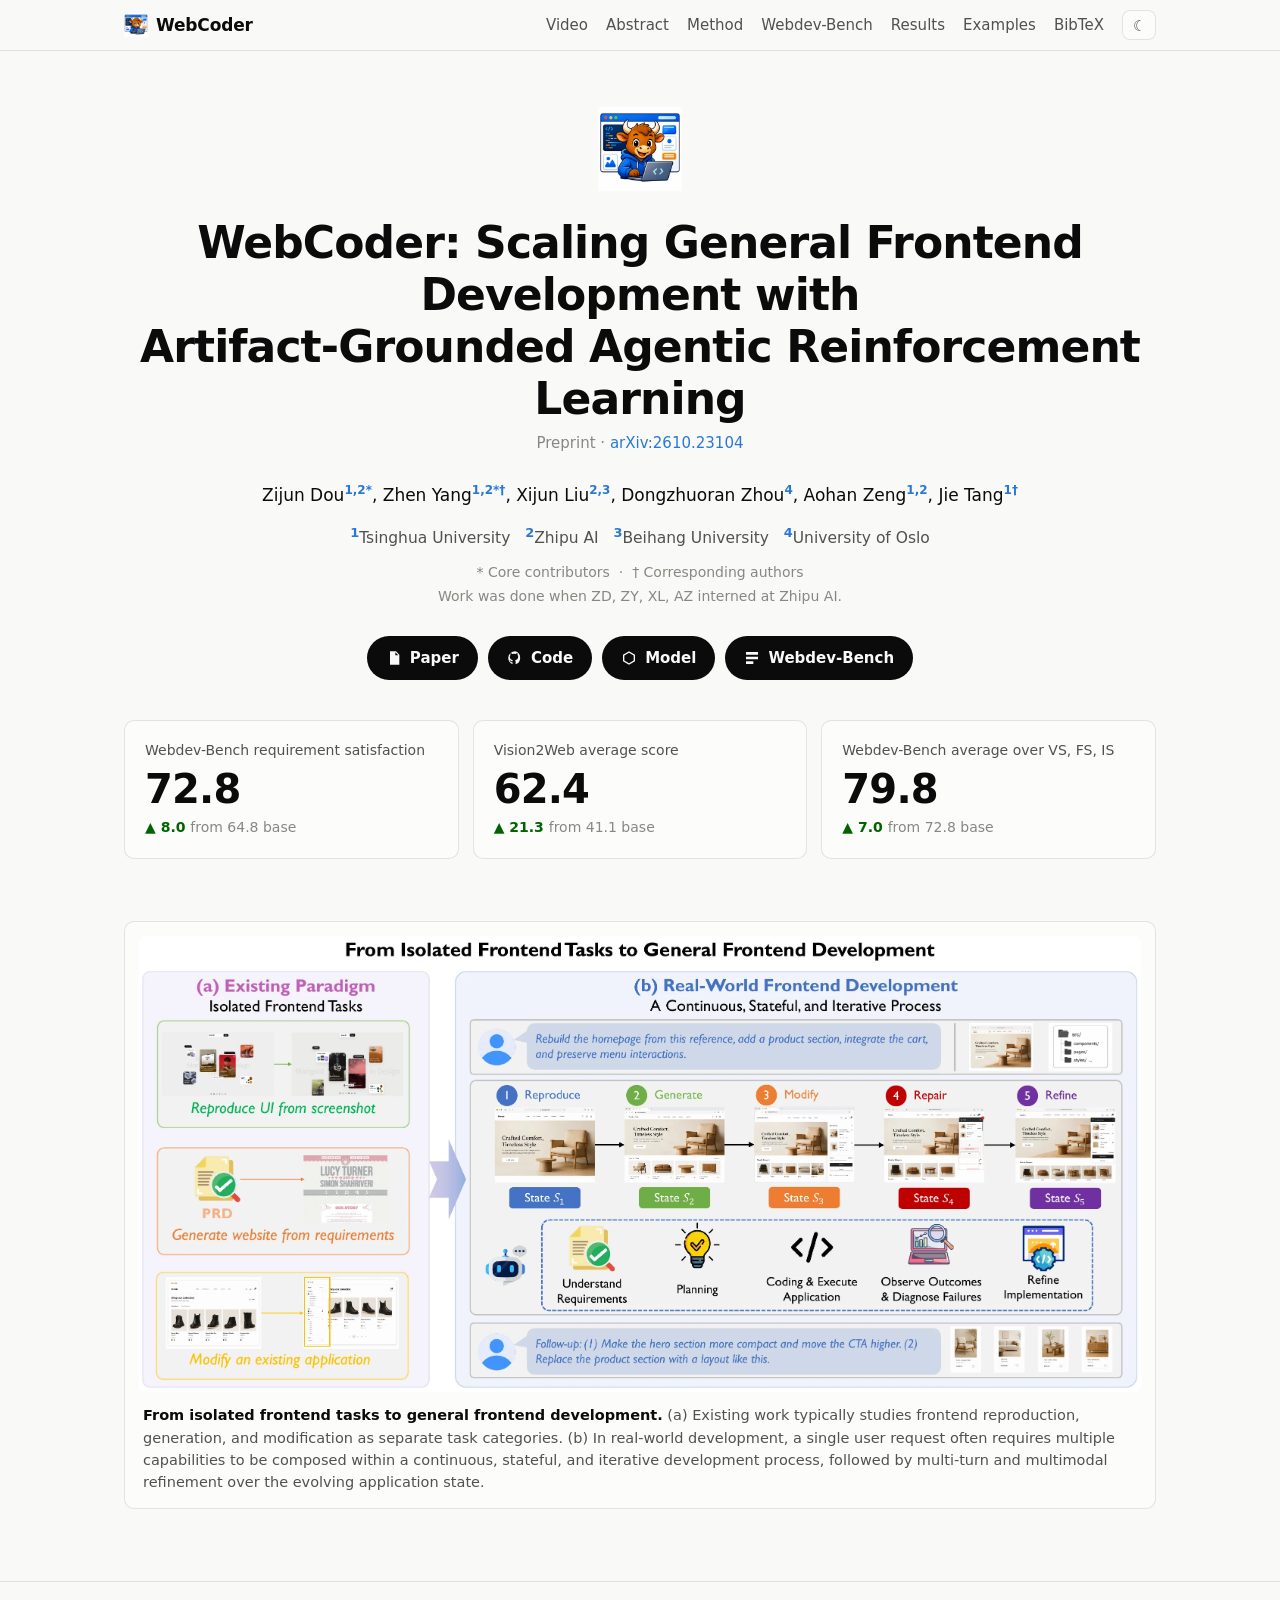
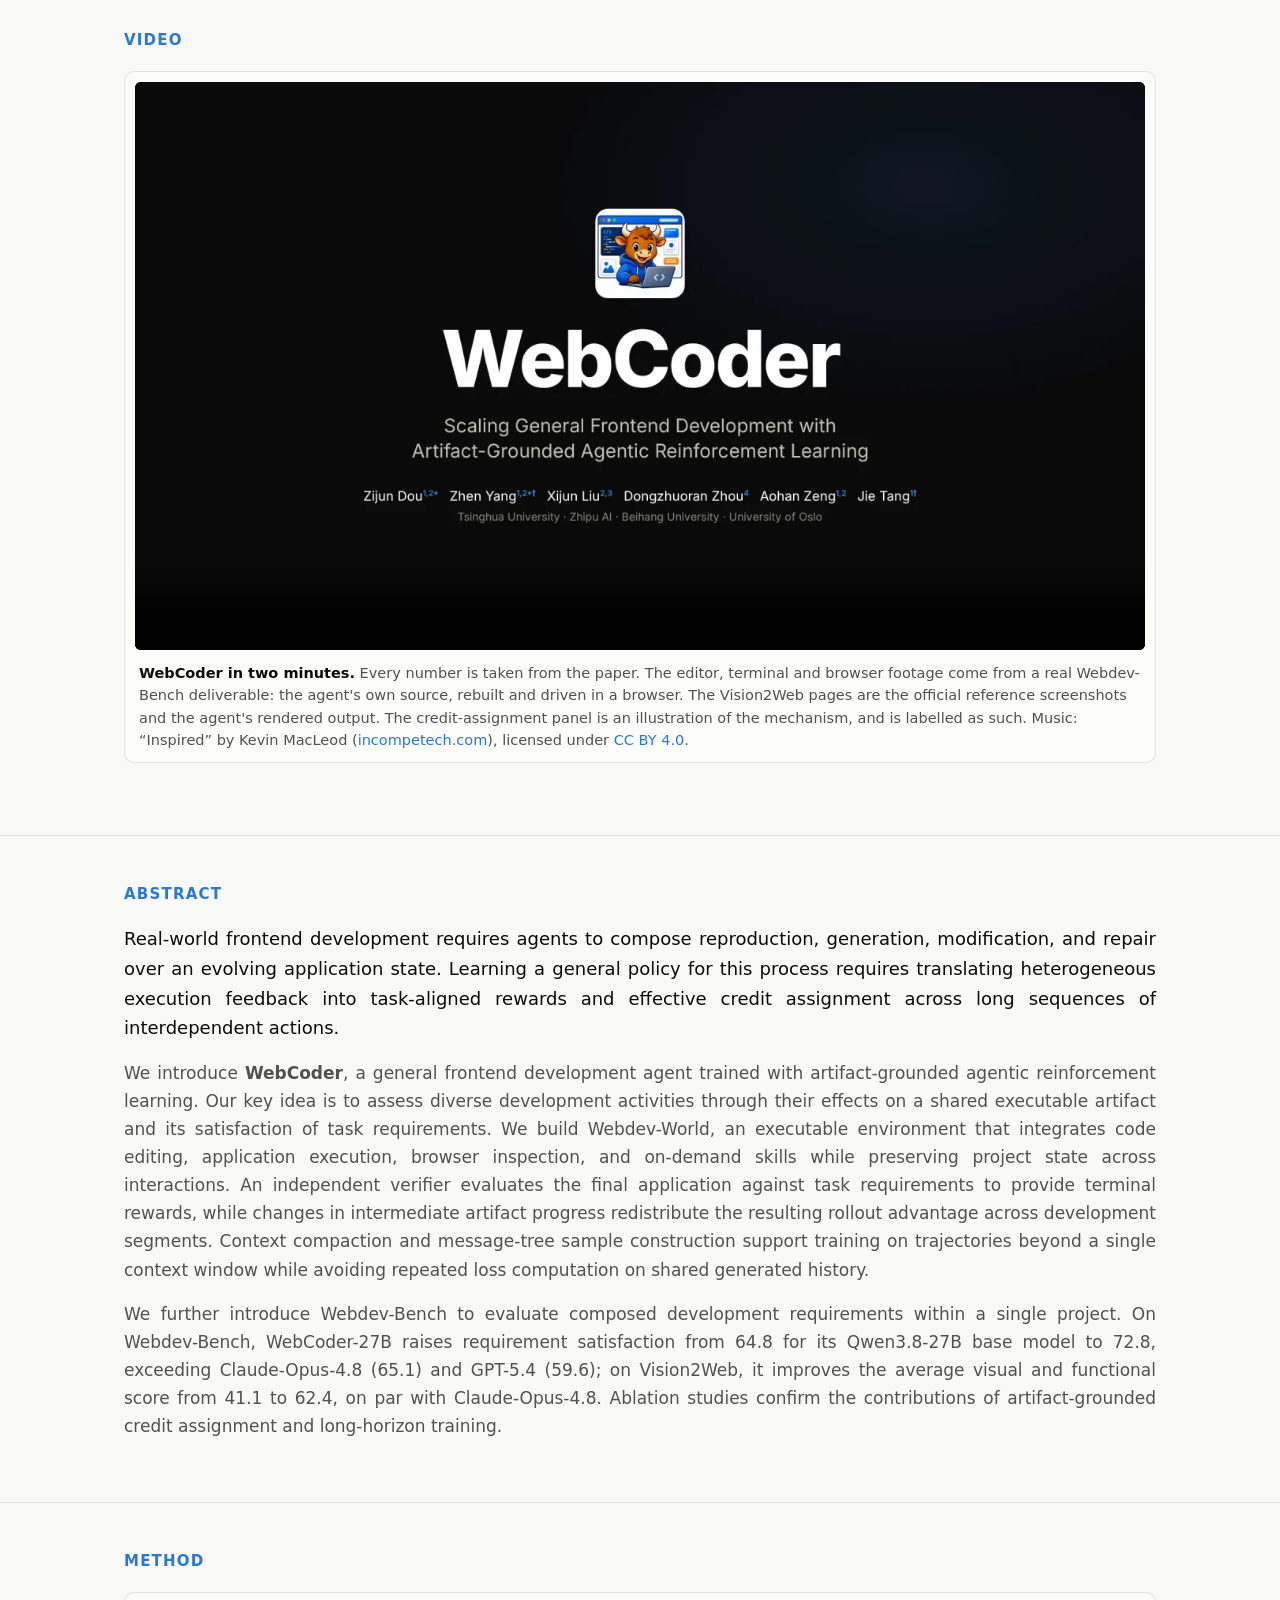
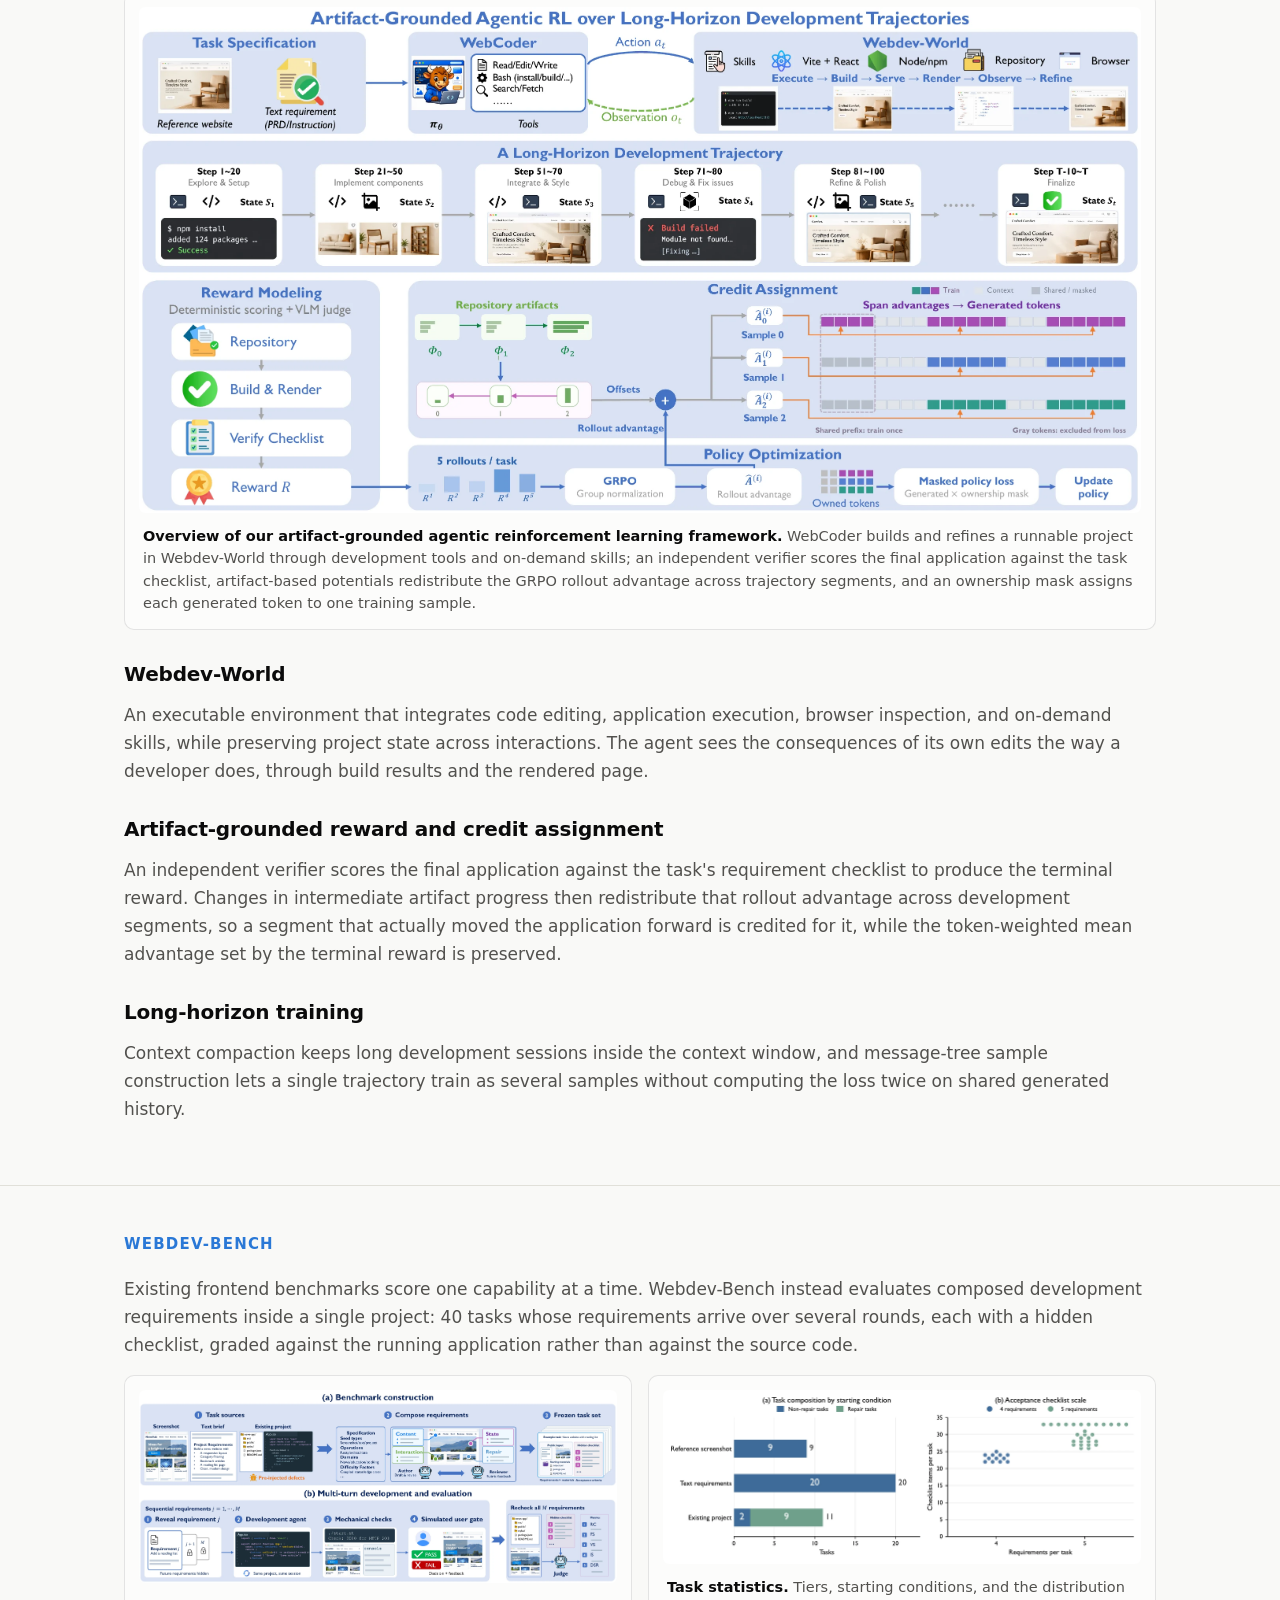
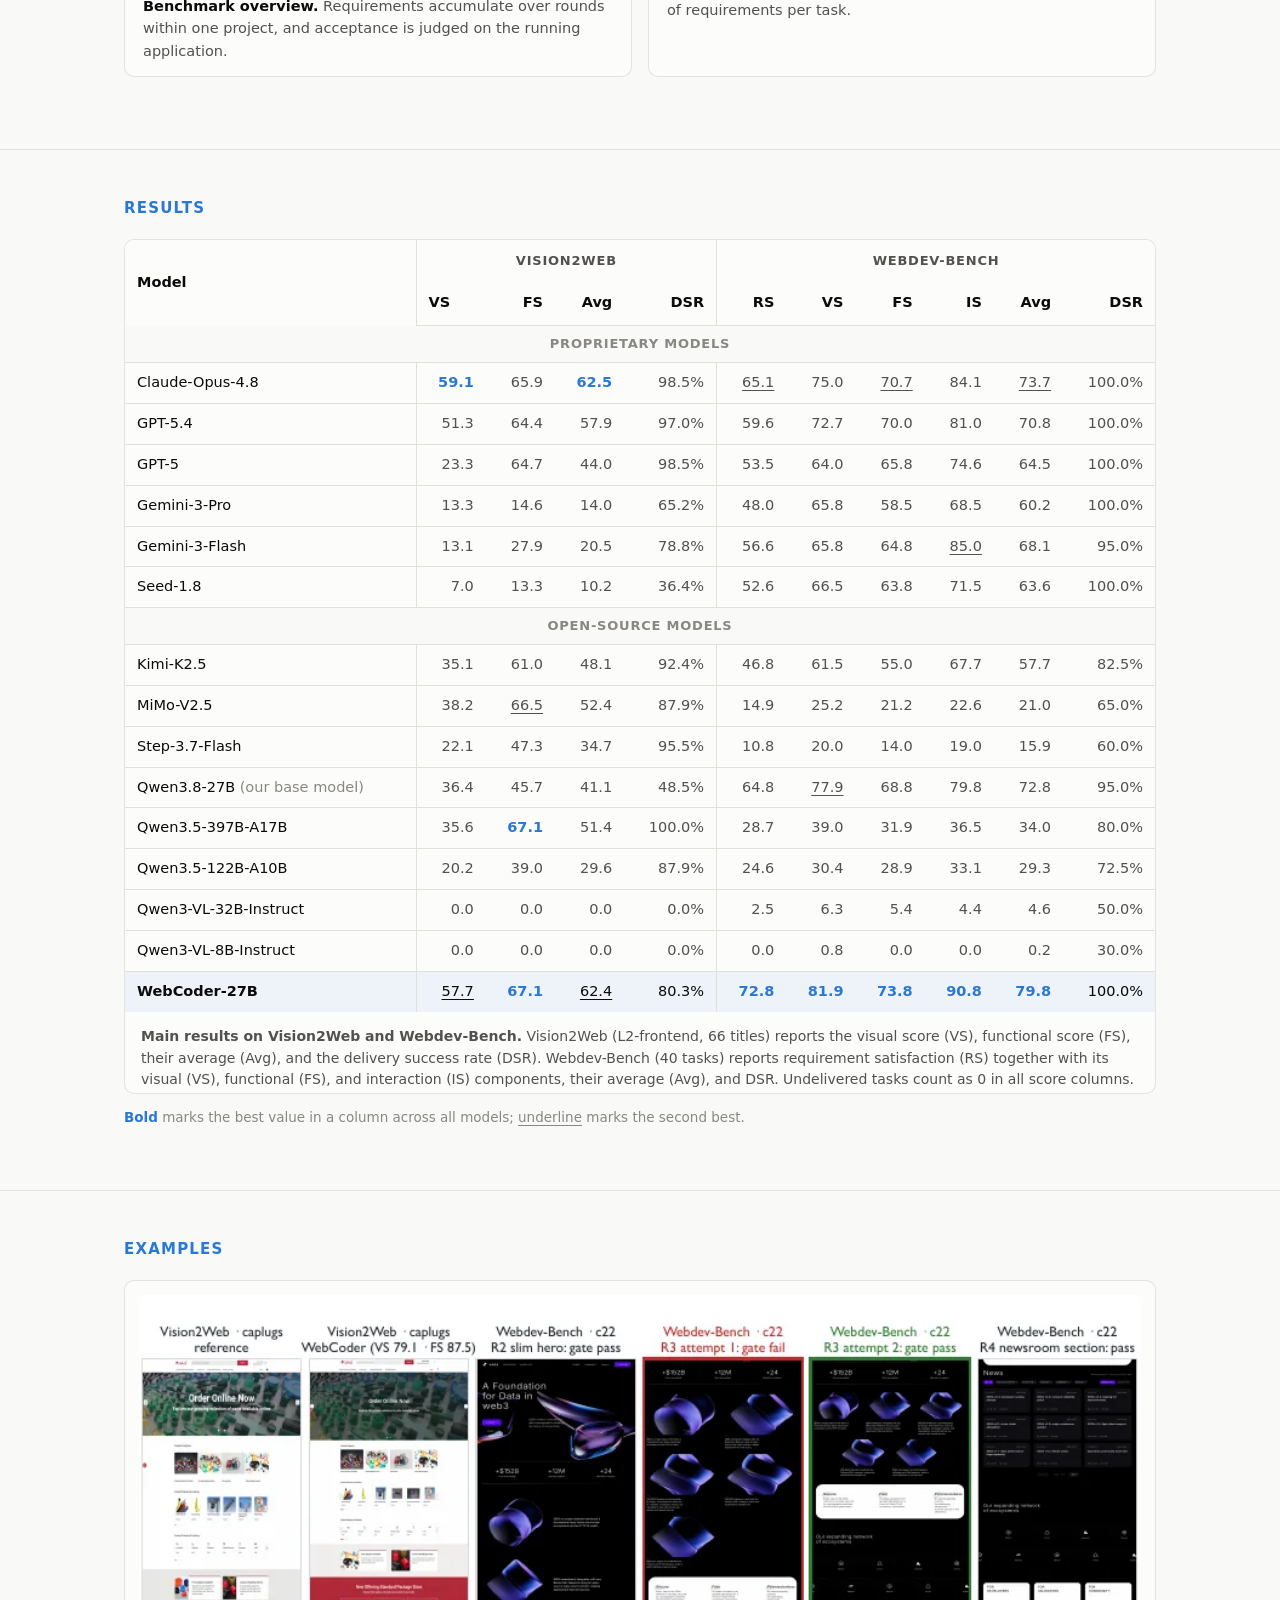
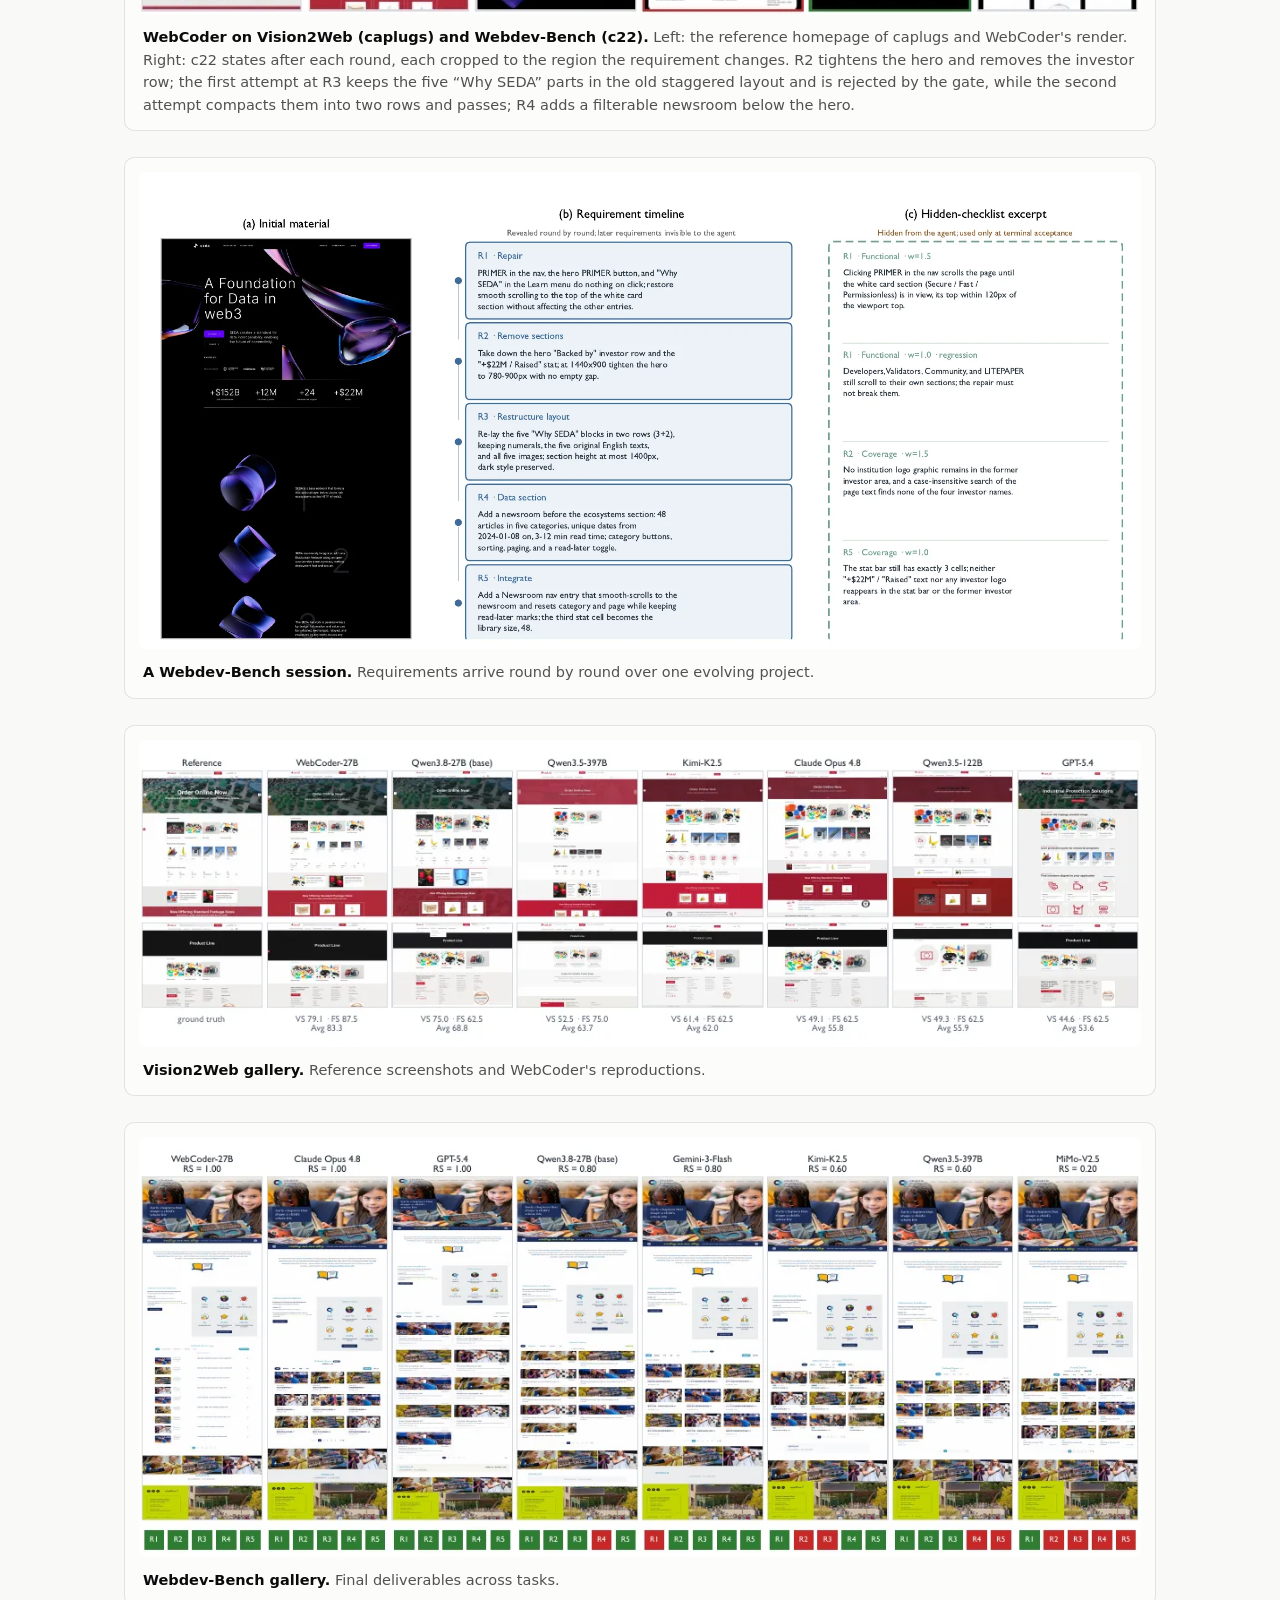
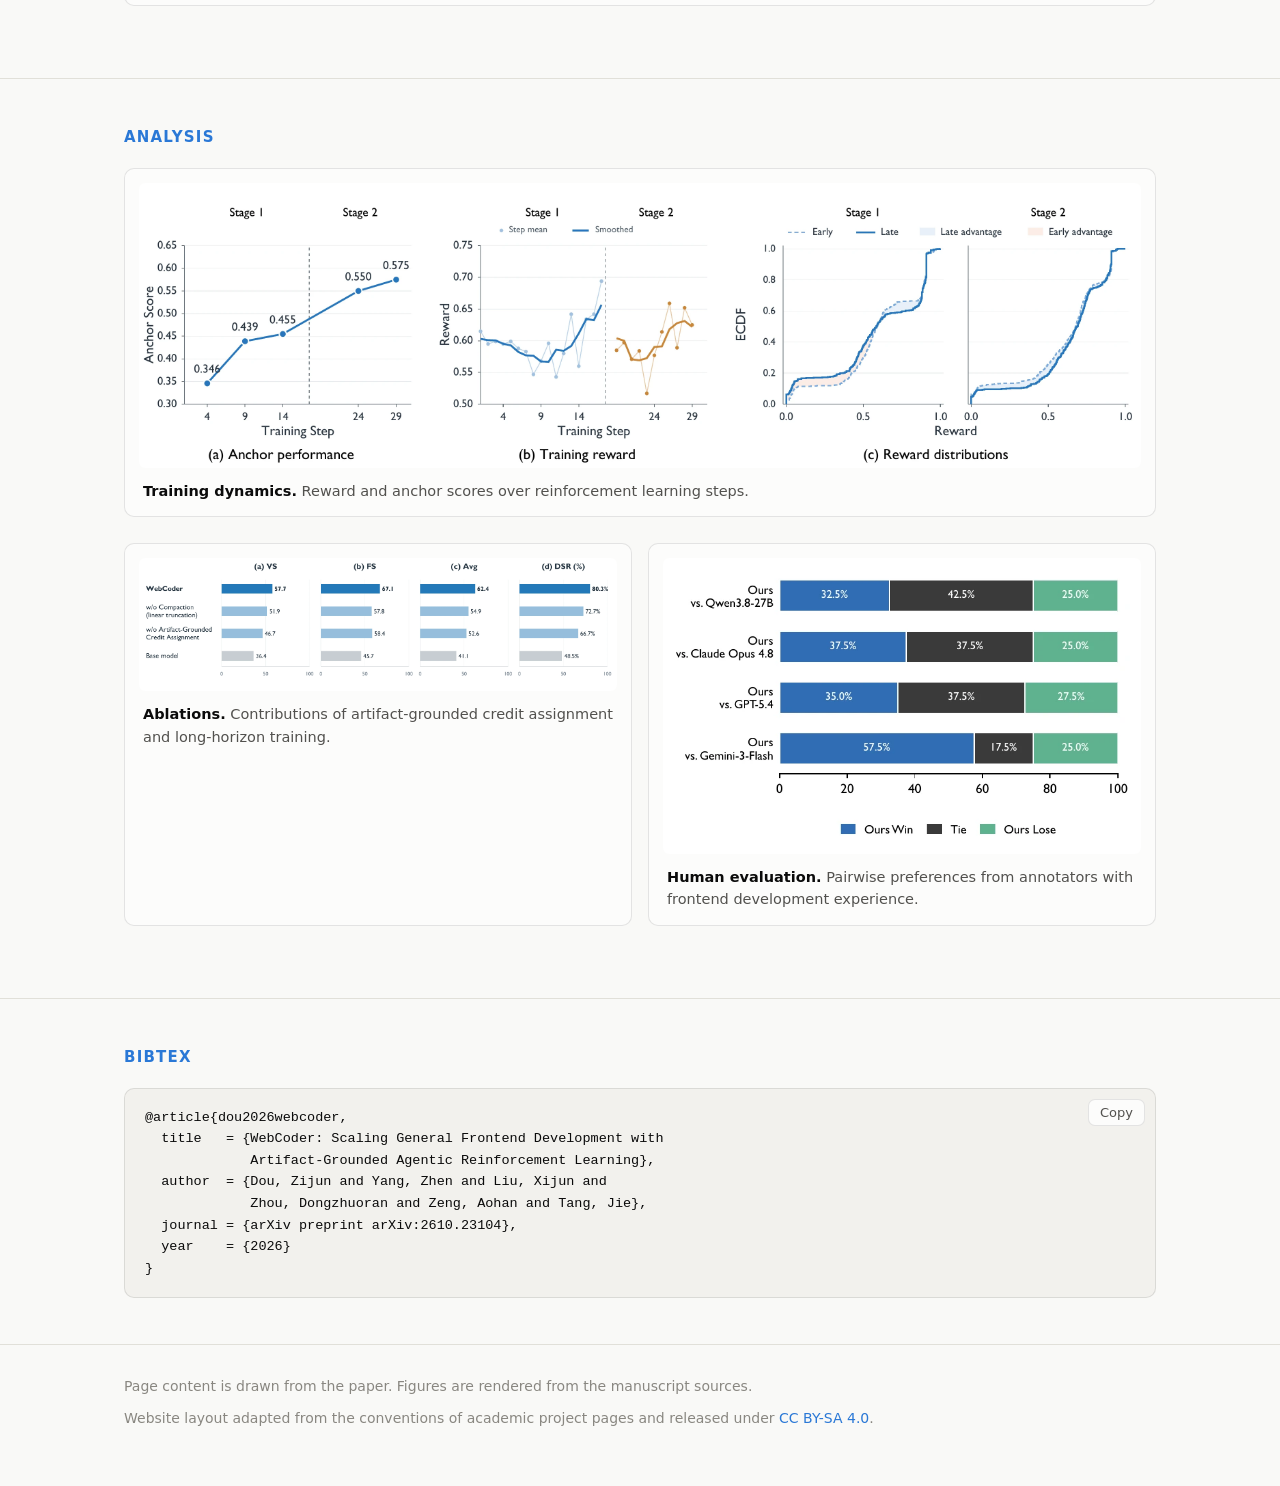
<file: docs/index.html>
<!DOCTYPE html>
<html lang="en">
<head>
<meta charset="utf-8">
<meta name="viewport" content="width=device-width, initial-scale=1">
<title>WebCoder: Scaling General Frontend Development with Artifact-Grounded Agentic Reinforcement Learning</title>

<meta name="description" content="WebCoder is a general frontend development agent trained with artifact-grounded agentic reinforcement learning. It raises requirement satisfaction on Webdev-Bench from 64.8 to 72.8 and the Vision2Web average score from 41.1 to 62.4.">
<meta name="author" content="Zijun Dou, Zhen Yang, Xijun Liu, Dongzhuoran Zhou, Aohan Zeng, Jie Tang">

<meta property="og:type" content="website">
<meta property="og:url" content="https://douzj-llm.github.io/WebCoder/">
<meta property="og:title" content="WebCoder: Scaling General Frontend Development with Artifact-Grounded Agentic Reinforcement Learning">
<meta property="og:description" content="A general frontend development agent trained with artifact-grounded agentic reinforcement learning.">
<meta property="og:image" content="https://douzj-llm.github.io/WebCoder/static/images/motivation1.webp">
<meta name="twitter:card" content="summary_large_image">

<link rel="icon" type="image/webp" href="static/images/logo.webp">
<link rel="stylesheet" href="static/css/style.css">
</head>

<body>

<nav class="nav">
  <div class="nav-inner">
    <span class="nav-brand"><img src="static/images/logo.webp" alt="">WebCoder</span>
    <div class="nav-links">
      <a href="#demo">Video</a>
      <a href="#abstract">Abstract</a>
      <a href="#method">Method</a>
      <a href="#benchmark">Webdev-Bench</a>
      <a href="#results">Results</a>
      <a href="#gallery">Examples</a>
      <a href="#bibtex">BibTeX</a>
      <button class="theme-toggle" type="button">&#9790;</button>
    </div>
  </div>
</nav>

<header class="hero">
  <div class="wrap">
    <img class="hero-logo" src="static/images/logo.webp" alt="WebCoder logo">
    <h1>WebCoder: Scaling General Frontend Development with<br class="nb">Artifact-Grounded Agentic Reinforcement Learning</h1>
    <p class="venue">Preprint &middot; <a href="https://arxiv.org/abs/2610.23104">arXiv:2610.23104</a></p>

    <p class="authors">
      Zijun Dou<sup>1,2&#42;</sup>,
      Zhen Yang<sup>1,2&#42;&dagger;</sup>,
      Xijun Liu<sup>2,3</sup>,
      Dongzhuoran Zhou<sup>4</sup>,
      Aohan Zeng<sup>1,2</sup>,
      Jie Tang<sup>1&dagger;</sup>
    </p>
    <p class="affils">
      <sup>1</sup>Tsinghua University &nbsp;
      <sup>2</sup>Zhipu AI &nbsp;
      <sup>3</sup>Beihang University &nbsp;
      <sup>4</sup>University of Oslo
    </p>
    <p class="notes">
      &#42; Core contributors &nbsp;&middot;&nbsp; &dagger; Corresponding authors<br>
      Work was done when ZD, ZY, XL, AZ interned at Zhipu AI.
    </p>

    <div class="links">
      <a class="btn" href="static/pdf/webcoder_paper.pdf">
        <svg viewBox="0 0 24 24"><path d="M6 2h9l5 5v15H6zM14 3.5V8h4.5z"/></svg>
        Paper
      </a>
      <a class="btn" href="https://github.com/douzj-llm/WebCoder">
        <svg viewBox="0 0 24 24"><path d="M12 2a10 10 0 00-3.2 19.5c-.5-.2-.5-.9-.5-1.2v-2c-2.8.6-3.4-1.3-3.4-1.3-.5-1.2-1.1-1.5-1.1-1.5-.9-.6 0-.6 0-.6 1 .1 1.5 1 1.5 1 .9 1.5 2.3 1.1 2.9.8.1-.7.4-1.1.6-1.4-2.2-.3-4.6-1.1-4.6-5 0-1.1.4-2 1-2.7-.1-.3-.4-1.3.1-2.6 0 0 .8-.3 2.7 1a9.4 9.4 0 015 0c1.9-1.3 2.7-1 2.7-1 .5 1.3.2 2.3.1 2.6.6.7 1 1.6 1 2.7 0 3.9-2.4 4.7-4.6 5 .4.3.7 1 .7 2v2.9c0 .3 0 1-.6 1.2A10 10 0 0012 2z"/></svg>
        Code
      </a>
      <a class="btn" href="https://huggingface.co/Roy-DOU/WebCoder-27B">
        <svg viewBox="0 0 24 24"><path d="M12 2l9 5v10l-9 5-9-5V7zm0 2.3L5 8.2v7.6l7 3.9 7-3.9V8.2z"/></svg>
        Model
      </a>
      <a class="btn" href="https://huggingface.co/datasets/Roy-DOU/Webdev-Bench">
        <svg viewBox="0 0 24 24"><path d="M3 3h18v4H3zm0 7h18v4H3zm0 7h11v4H3z"/></svg>
        Webdev-Bench
      </a>
    </div>

    <div class="kpis">
      <div class="kpi">
        <div class="label">Webdev-Bench requirement satisfaction</div>
        <div class="value">72.8</div>
        <div class="delta">&#9650; 8.0 <span class="from">from 64.8 base</span></div>
      </div>
      <div class="kpi">
        <div class="label">Vision2Web average score</div>
        <div class="value">62.4</div>
        <div class="delta">&#9650; 21.3 <span class="from">from 41.1 base</span></div>
      </div>
      <div class="kpi">
        <div class="label">Webdev-Bench average over VS, FS, IS</div>
        <div class="value">79.8</div>
        <div class="delta">&#9650; 7.0 <span class="from">from 72.8 base</span></div>
      </div>
    </div>
  </div>
</header>

<main>

<section id="teaser">
  <div class="wrap">
    <figure>
      <img src="static/images/motivation1.webp" alt="Panel (a) shows frontend reproduction, generation and modification studied as separate task categories. Panel (b) shows one user request composing those capabilities over a continuous, stateful development process with multi-turn multimodal refinement.">
      <figcaption>
        <b>From isolated frontend tasks to general frontend development.</b>
        (a) Existing work typically studies frontend reproduction, generation, and modification as
        separate task categories. (b) In real-world development, a single user request often requires
        multiple capabilities to be composed within a continuous, stateful, and iterative development
        process, followed by multi-turn and multimodal refinement over the evolving application state.
      </figcaption>
    </figure>
  </div>
</section>

<section id="demo">
  <div class="wrap">
    <h2>Video</h2>
    <figure class="video">
      <video controls preload="none" playsinline
             poster="static/images/promo_poster.webp"
             width="1920" height="1080">
        <source src="static/video/webcoder_promo_1080p.webm" type="video/webm">
        <source src="static/video/webcoder_promo_1080p.mp4" type="video/mp4">
        <p>Your browser cannot play embedded video.
           <a href="static/video/webcoder_promo_1080p.mp4">Download the MP4</a> instead.</p>
      </video>
      <figcaption>
        <b>WebCoder in two minutes.</b>
        Every number is taken from the paper. The editor, terminal and browser footage come
        from a real Webdev-Bench deliverable: the agent's own source, rebuilt and driven in a
        browser. The Vision2Web pages are the official reference screenshots and the agent's
        rendered output. The credit-assignment panel is an illustration of the mechanism, and
        is labelled as such.
        Music: &ldquo;Inspired&rdquo; by Kevin MacLeod (<a href="https://incompetech.com">incompetech.com</a>),
        licensed under <a href="https://creativecommons.org/licenses/by/4.0/">CC BY 4.0</a>.
      </figcaption>
    </figure>
  </div>
</section>

<section id="abstract">
  <div class="wrap abstract">
    <h2>Abstract</h2>
    <p class="lead">
      Real-world frontend development requires agents to compose reproduction, generation,
      modification, and repair over an evolving application state. Learning a general policy for this
      process requires translating heterogeneous execution feedback into task-aligned rewards and
      effective credit assignment across long sequences of interdependent actions.
    </p>
    <p>
      We introduce <b>WebCoder</b>, a general frontend development agent trained with
      artifact-grounded agentic reinforcement learning. Our key idea is to assess diverse development
      activities through their effects on a shared executable artifact and its satisfaction of task
      requirements. We build Webdev-World, an executable environment that integrates code editing,
      application execution, browser inspection, and on-demand skills while preserving project state
      across interactions. An independent verifier evaluates the final application against task
      requirements to provide terminal rewards, while changes in intermediate artifact progress
      redistribute the resulting rollout advantage across development segments. Context compaction and
      message-tree sample construction support training on trajectories beyond a single context window
      while avoiding repeated loss computation on shared generated history.
    </p>
    <p>
      We further introduce Webdev-Bench to evaluate composed development requirements within a single
      project. On Webdev-Bench, WebCoder-27B raises requirement satisfaction from 64.8 for its
      Qwen3.8-27B base model to 72.8, exceeding Claude-Opus-4.8 (65.1) and GPT-5.4 (59.6); on
      Vision2Web, it improves the average visual and functional score from 41.1 to 62.4, on par with
      Claude-Opus-4.8. Ablation studies confirm the contributions of artifact-grounded credit
      assignment and long-horizon training.
    </p>
  </div>
</section>

<section id="method">
  <div class="wrap">
    <h2>Method</h2>
    <figure>
      <img src="static/images/method_v4.webp" alt="Overview of the artifact-grounded agentic reinforcement learning framework: the agent builds a runnable project in Webdev-World, a verifier scores the final application against a checklist, artifact potentials redistribute the rollout advantage, and an ownership mask assigns tokens to training samples.">
      <figcaption>
        <b>Overview of our artifact-grounded agentic reinforcement learning framework.</b>
        WebCoder builds and refines a runnable project in Webdev-World through development tools and
        on-demand skills; an independent verifier scores the final application against the task
        checklist, artifact-based potentials redistribute the GRPO rollout advantage across trajectory
        segments, and an ownership mask assigns each generated token to one training sample.
      </figcaption>
    </figure>

    <h3>Webdev-World</h3>
    <p>
      An executable environment that integrates code editing, application execution, browser
      inspection, and on-demand skills, while preserving project state across interactions. The agent
      sees the consequences of its own edits the way a developer does, through build results and the
      rendered page.
    </p>

    <h3>Artifact-grounded reward and credit assignment</h3>
    <p>
      An independent verifier scores the final application against the task's requirement checklist to
      produce the terminal reward. Changes in intermediate artifact progress then redistribute that
      rollout advantage across development segments, so a segment that actually moved the application
      forward is credited for it, while the token-weighted mean advantage set by the terminal reward is
      preserved.
    </p>

    <h3>Long-horizon training</h3>
    <p>
      Context compaction keeps long development sessions inside the context window, and message-tree
      sample construction lets a single trajectory train as several samples without computing the loss
      twice on shared generated history.
    </p>
  </div>
</section>

<section id="benchmark">
  <div class="wrap">
    <h2>Webdev-Bench</h2>
    <p>
      Existing frontend benchmarks score one capability at a time. Webdev-Bench instead evaluates
      composed development requirements inside a single project: 40 tasks whose requirements arrive
      over several rounds, each with a hidden checklist, graded against the running application rather
      than against the source code.
    </p>
    <div class="two-col">
      <figure>
        <img src="static/images/webdev-bench.webp" alt="Webdev-Bench overview: multi-round requirements over one project, evaluated on the running application against a hidden checklist.">
        <figcaption><b>Benchmark overview.</b> Requirements accumulate over rounds within one project, and acceptance is judged on the running application.</figcaption>
      </figure>
      <figure>
        <img src="static/images/fig_task_stats_en.webp" alt="Task statistics for Webdev-Bench, covering task tiers, starting conditions and requirement counts.">
        <figcaption><b>Task statistics.</b> Tiers, starting conditions, and the distribution of requirements per task.</figcaption>
      </figure>
    </div>
  </div>
</section>

<section id="results">
  <div class="wrap">
    <h2>Results</h2>
    <div class="table-scroll">
      <table>
        <caption>
          <b>Main results on Vision2Web and Webdev-Bench.</b>
          Vision2Web (L2-frontend, 66 titles) reports the visual score (VS), functional score (FS),
          their average (Avg), and the delivery success rate (DSR). Webdev-Bench (40 tasks) reports
          requirement satisfaction (RS) together with its visual (VS), functional (FS), and interaction
          (IS) components, their average (Avg), and DSR. Undelivered tasks count as 0 in all score
          columns.
        </caption>
        <thead>
          <tr>
            <th rowspan="2">Model</th>
            <th class="group sep" colspan="4">Vision2Web</th>
            <th class="group sep" colspan="6">Webdev-Bench</th>
          </tr>
          <tr>
            <th class="sep">VS</th><th>FS</th><th>Avg</th><th>DSR</th>
            <th class="sep">RS</th><th>VS</th><th>FS</th><th>IS</th><th>Avg</th><th>DSR</th>
          </tr>
        </thead>
        <tbody>
          <tr class="group-row"><td colspan="11">Proprietary models</td></tr>
          <tr>
            <td>Claude-Opus-4.8</td>
            <td class="sep best">59.1</td><td>65.9</td><td class="best">62.5</td><td>98.5%</td>
            <td class="sep second">65.1</td><td>75.0</td><td class="second">70.7</td><td>84.1</td><td class="second">73.7</td><td>100.0%</td>
          </tr>
          <tr>
            <td>GPT-5.4</td>
            <td class="sep">51.3</td><td>64.4</td><td>57.9</td><td>97.0%</td>
            <td class="sep">59.6</td><td>72.7</td><td>70.0</td><td>81.0</td><td>70.8</td><td>100.0%</td>
          </tr>
          <tr>
            <td>GPT-5</td>
            <td class="sep">23.3</td><td>64.7</td><td>44.0</td><td>98.5%</td>
            <td class="sep">53.5</td><td>64.0</td><td>65.8</td><td>74.6</td><td>64.5</td><td>100.0%</td>
          </tr>
          <tr>
            <td>Gemini-3-Pro</td>
            <td class="sep">13.3</td><td>14.6</td><td>14.0</td><td>65.2%</td>
            <td class="sep">48.0</td><td>65.8</td><td>58.5</td><td>68.5</td><td>60.2</td><td>100.0%</td>
          </tr>
          <tr>
            <td>Gemini-3-Flash</td>
            <td class="sep">13.1</td><td>27.9</td><td>20.5</td><td>78.8%</td>
            <td class="sep">56.6</td><td>65.8</td><td>64.8</td><td class="second">85.0</td><td>68.1</td><td>95.0%</td>
          </tr>
          <tr>
            <td>Seed-1.8</td>
            <td class="sep">7.0</td><td>13.3</td><td>10.2</td><td>36.4%</td>
            <td class="sep">52.6</td><td>66.5</td><td>63.8</td><td>71.5</td><td>63.6</td><td>100.0%</td>
          </tr>

          <tr class="group-row"><td colspan="11">Open-source models</td></tr>
          <tr>
            <td>Kimi-K2.5</td>
            <td class="sep">35.1</td><td>61.0</td><td>48.1</td><td>92.4%</td>
            <td class="sep">46.8</td><td>61.5</td><td>55.0</td><td>67.7</td><td>57.7</td><td>82.5%</td>
          </tr>
          <tr>
            <td>MiMo-V2.5</td>
            <td class="sep">38.2</td><td class="second">66.5</td><td>52.4</td><td>87.9%</td>
            <td class="sep">14.9</td><td>25.2</td><td>21.2</td><td>22.6</td><td>21.0</td><td>65.0%</td>
          </tr>
          <tr>
            <td>Step-3.7-Flash</td>
            <td class="sep">22.1</td><td>47.3</td><td>34.7</td><td>95.5%</td>
            <td class="sep">10.8</td><td>20.0</td><td>14.0</td><td>19.0</td><td>15.9</td><td>60.0%</td>
          </tr>
          <tr>
            <td>Qwen3.8-27B <span class="aside">(our base model)</span></td>
            <td class="sep">36.4</td><td>45.7</td><td>41.1</td><td>48.5%</td>
            <td class="sep">64.8</td><td class="second">77.9</td><td>68.8</td><td>79.8</td><td>72.8</td><td>95.0%</td>
          </tr>
          <tr>
            <td>Qwen3.5-397B-A17B</td>
            <td class="sep">35.6</td><td class="best">67.1</td><td>51.4</td><td>100.0%</td>
            <td class="sep">28.7</td><td>39.0</td><td>31.9</td><td>36.5</td><td>34.0</td><td>80.0%</td>
          </tr>
          <tr>
            <td>Qwen3.5-122B-A10B</td>
            <td class="sep">20.2</td><td>39.0</td><td>29.6</td><td>87.9%</td>
            <td class="sep">24.6</td><td>30.4</td><td>28.9</td><td>33.1</td><td>29.3</td><td>72.5%</td>
          </tr>
          <tr>
            <td>Qwen3-VL-32B-Instruct</td>
            <td class="sep">0.0</td><td>0.0</td><td>0.0</td><td>0.0%</td>
            <td class="sep">2.5</td><td>6.3</td><td>5.4</td><td>4.4</td><td>4.6</td><td>50.0%</td>
          </tr>
          <tr>
            <td>Qwen3-VL-8B-Instruct</td>
            <td class="sep">0.0</td><td>0.0</td><td>0.0</td><td>0.0%</td>
            <td class="sep">0.0</td><td>0.8</td><td>0.0</td><td>0.0</td><td>0.2</td><td>30.0%</td>
          </tr>
          <tr class="ours">
            <td>WebCoder-27B</td>
            <td class="sep second">57.7</td><td class="best">67.1</td><td class="second">62.4</td><td>80.3%</td>
            <td class="sep best">72.8</td><td class="best">81.9</td><td class="best">73.8</td><td class="best">90.8</td><td class="best">79.8</td><td>100.0%</td>
          </tr>
        </tbody>
      </table>
    </div>
    <p class="table-note">
      <span class="best">Bold</span> marks the best value in a column across all models;
      <span class="second">underline</span> marks the second best.
    </p>
  </div>
</section>

<section id="gallery">
  <div class="wrap">
    <h2>Examples</h2>
    <figure>
      <img src="static/images/fig_case_main.webp" alt="WebCoder on Vision2Web caplugs and Webdev-Bench task c22: the reference homepage next to WebCoder's render, and the c22 application state after each requirement round.">
      <figcaption>
        <b>WebCoder on Vision2Web (caplugs) and Webdev-Bench (c22).</b>
        Left: the reference homepage of caplugs and WebCoder's render. Right: c22 states after each
        round, each cropped to the region the requirement changes. R2 tightens the hero and removes the
        investor row; the first attempt at R3 keeps the five &ldquo;Why SEDA&rdquo; parts in the old
        staggered layout and is rejected by the gate, while the second attempt compacts them into two
        rows and passes; R4 adds a filterable newsroom below the hero.
      </figcaption>
    </figure>
    <figure>
      <img src="static/images/fig_demo_c22_en.webp" alt="Round-by-round requirements and the resulting application states for Webdev-Bench task c22.">
      <figcaption><b>A Webdev-Bench session.</b> Requirements arrive round by round over one evolving project.</figcaption>
    </figure>
    <figure>
      <img src="static/images/fig_case_v2w_gallery.webp" alt="Gallery of Vision2Web reproductions produced by WebCoder next to their reference screenshots.">
      <figcaption><b>Vision2Web gallery.</b> Reference screenshots and WebCoder's reproductions.</figcaption>
    </figure>
    <figure>
      <img src="static/images/fig_case_wb_gallery.webp" alt="Gallery of final deliverables produced by WebCoder across Webdev-Bench tasks.">
      <figcaption><b>Webdev-Bench gallery.</b> Final deliverables across tasks.</figcaption>
    </figure>
  </div>
</section>

<section id="analysis">
  <div class="wrap">
    <h2>Analysis</h2>
    <figure>
      <img src="static/images/training_dynamics_aligned.webp" alt="Training dynamics across reinforcement learning steps, showing reward and evaluation anchor scores.">
      <figcaption><b>Training dynamics.</b> Reward and anchor scores over reinforcement learning steps.</figcaption>
    </figure>
    <div class="two-col">
      <figure>
        <img src="static/images/ablation_all_metrics.webp" alt="Ablation study across all metrics, isolating artifact-grounded credit assignment and long-horizon training.">
        <figcaption><b>Ablations.</b> Contributions of artifact-grounded credit assignment and long-horizon training.</figcaption>
      </figure>
      <figure>
        <img src="static/images/fig_human_eval.webp" alt="Human evaluation results from pairwise comparisons between WebCoder and four opponent models.">
        <figcaption><b>Human evaluation.</b> Pairwise preferences from annotators with frontend development experience.</figcaption>
      </figure>
    </div>
  </div>
</section>

<section id="bibtex">
  <div class="wrap">
    <h2>BibTeX</h2>
    <div class="code-card">
      <button class="copy-btn" type="button">Copy</button>
<pre>@article{dou2026webcoder,
  title   = {WebCoder: Scaling General Frontend Development with
             Artifact-Grounded Agentic Reinforcement Learning},
  author  = {Dou, Zijun and Yang, Zhen and Liu, Xijun and
             Zhou, Dongzhuoran and Zeng, Aohan and Tang, Jie},
  journal = {arXiv preprint arXiv:2610.23104},
  year    = {2026}
}</pre>
    </div>
  </div>
</section>

</main>

<footer>
  <div class="wrap">
    <p>
      Page content is drawn from the paper. Figures are rendered from the manuscript sources.
    </p>
    <p>
      Website layout adapted from the conventions of academic project pages and released under
      <a href="https://creativecommons.org/licenses/by-sa/4.0/">CC BY-SA 4.0</a>.
    </p>
  </div>
</footer>

<div class="lightbox" role="dialog" aria-modal="true" aria-label="Enlarged figure">
  <button class="lightbox-close" type="button" aria-label="Close">&times;</button>
  <img alt="">
</div>

<script src="static/js/main.js"></script>
</body>
</html>
</file>
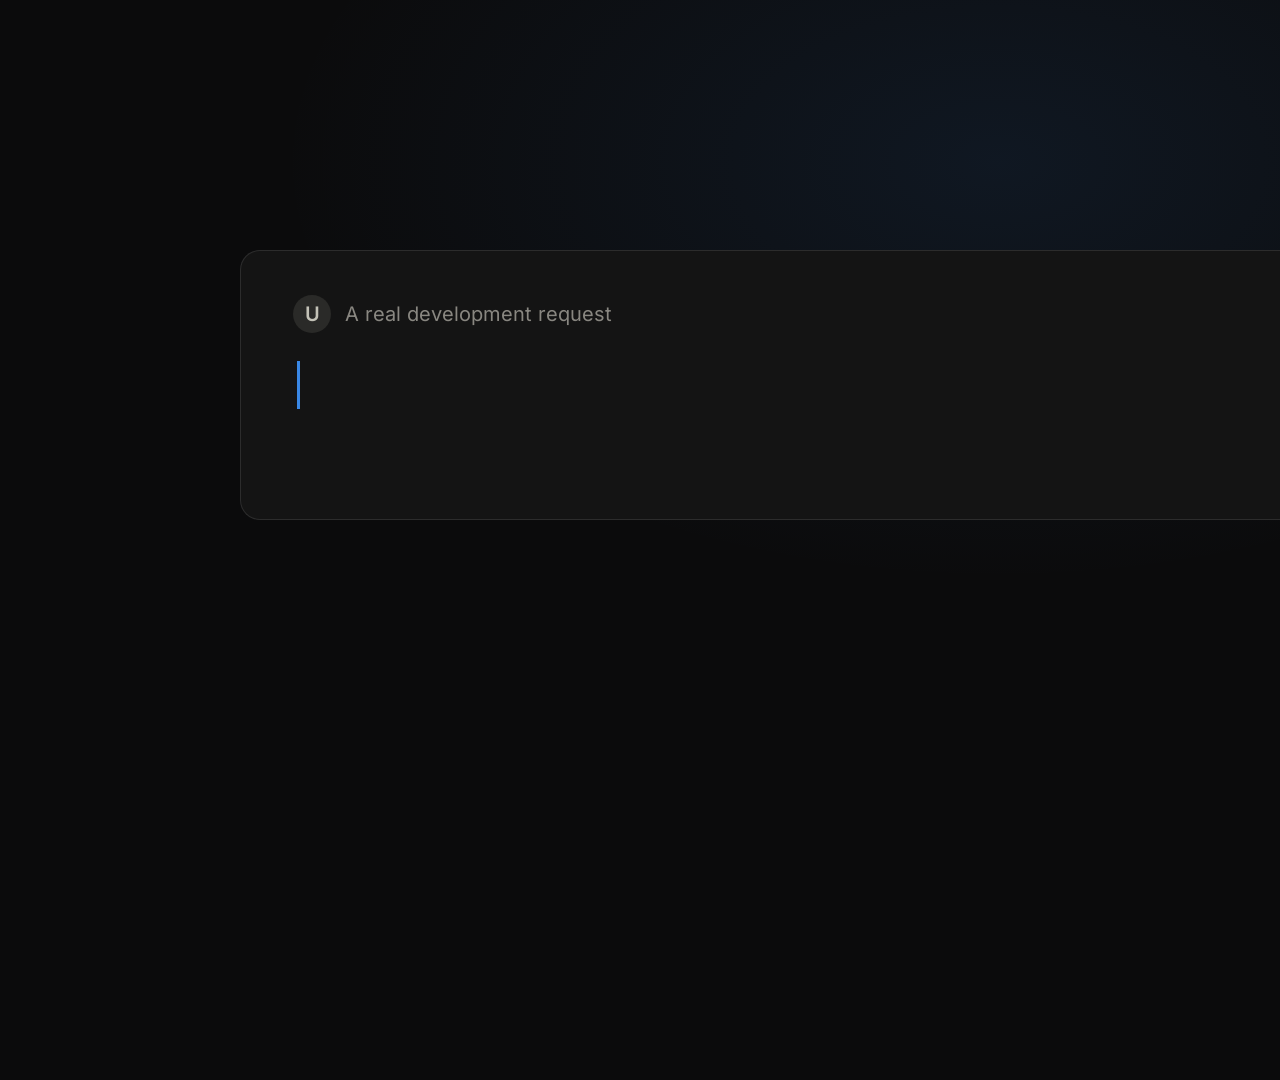
<file: promo_video/film.html>
<!DOCTYPE html>
<html lang="en">
<head>
<meta charset="utf-8">
<title>WebCoder — promo film</title>
<style>
@font-face{font-family:Inter;font-weight:300;src:url(assets/fonts/inter-latin-300-normal.woff2) format('woff2')}
@font-face{font-family:Inter;font-weight:400;src:url(assets/fonts/inter-latin-400-normal.woff2) format('woff2')}
@font-face{font-family:Inter;font-weight:500;src:url(assets/fonts/inter-latin-500-normal.woff2) format('woff2')}
@font-face{font-family:Inter;font-weight:600;src:url(assets/fonts/inter-latin-600-normal.woff2) format('woff2')}
@font-face{font-family:Inter;font-weight:700;src:url(assets/fonts/inter-latin-700-normal.woff2) format('woff2')}
@font-face{font-family:Inter;font-weight:800;src:url(assets/fonts/inter-latin-800-normal.woff2) format('woff2')}
:root{
  --bg:#0b0b0c; --panel:#141414; --panel2:#1a1a19; --rule:#2c2c2a;
  --ink:#ffffff; --ink2:#c3c2b7; --muted:#898781;
  --accent:#3987e5; --accent-deep:#184f95; --good:#0ca30c; --bad:#d03b3b;
  --bar:#3c3b38; --bar-base:#6a6964;
  --mono:ui-monospace,SFMono-Regular,Menlo,"DejaVu Sans Mono",monospace;
}
*{box-sizing:border-box;margin:0;padding:0}
html,body{width:1920px;height:1080px;overflow:hidden;background:var(--bg)}
body{font-family:Inter,system-ui,sans-serif;color:var(--ink);-webkit-font-smoothing:antialiased}
#stage{position:absolute;inset:0;overflow:hidden;
  background:radial-gradient(1200px 700px at 78% 18%,rgba(57,135,229,.10),transparent 60%),var(--bg)}
.sc{position:absolute;inset:0;opacity:0}
.kicker{font-size:20px;font-weight:650;letter-spacing:.16em;text-transform:uppercase;color:var(--accent)}
.h{font-weight:750;letter-spacing:-.03em;line-height:1.08}
.sub{color:var(--ink2);font-weight:400}
.tag-ill{display:inline-block;font-size:15px;letter-spacing:.08em;text-transform:uppercase;color:var(--muted);
  border:1px solid var(--rule);border-radius:6px;padding:5px 10px}
.panel{position:absolute;background:var(--panel);border:1px solid rgba(255,255,255,.09);border-radius:16px;overflow:hidden}
.panel .bar{height:44px;display:flex;align-items:center;gap:8px;padding:0 18px;border-bottom:1px solid rgba(255,255,255,.07);
  font-size:15px;color:var(--muted);letter-spacing:.02em}
.dots i{display:inline-block;width:11px;height:11px;border-radius:50%;background:#3a3a38;margin-right:7px}
.foot{position:absolute;left:96px;bottom:64px;font-size:26px;color:var(--ink2)}
.foot b{color:var(--ink);font-weight:650}

/* S1 */
#s1 .card{position:absolute;left:240px;top:250px;width:1440px;background:var(--panel);border:1px solid rgba(255,255,255,.1);
  border-radius:20px;padding:44px 52px}
#s1 .who{display:flex;align-items:center;gap:14px;font-size:20px;color:var(--muted);margin-bottom:22px}
#s1 .who i{width:38px;height:38px;border-radius:50%;background:#2a2a28;display:grid;place-items:center;font-style:normal;color:var(--ink2);font-weight:600}
#s1 .typed{font-size:46px;line-height:1.3;font-weight:500;letter-spacing:-.015em;min-height:120px}
#s1 .caret{display:inline-block;width:3px;height:48px;background:var(--accent);vertical-align:-8px;margin-left:4px}
#s1 .chips{position:absolute;left:240px;top:600px;display:flex;gap:22px}
#s1 .chip{font-size:30px;font-weight:600;padding:16px 30px;border-radius:999px;border:2px solid var(--accent);color:var(--ink);
  background:rgba(57,135,229,.08);display:flex;align-items:center;gap:14px}
#s1 .chip span{font-size:20px;color:var(--accent);font-weight:700}
#s1 .line{position:absolute;left:240px;top:780px;font-size:40px;font-weight:600;letter-spacing:-.02em;color:var(--ink2)}
#s1 .line b{color:var(--ink)}

/* S2 */
#s2 .wrap{position:absolute;inset:0;display:flex;flex-direction:column;align-items:center;justify-content:center;text-align:center}
#s2 img{width:170px;height:170px;border-radius:24px;margin-bottom:34px}
#s2 .t{font-size:150px}
#s2 .s{font-size:36px;max-width:1300px;line-height:1.35;margin-top:22px;color:var(--ink2)}
#s2 .a{font-size:25px;margin-top:46px;color:var(--ink)}
#s2 .a sup{color:var(--accent);font-size:15px;font-weight:600}
#s2 .f{font-size:21px;margin-top:12px;color:var(--muted)}

/* S3 */
#s3 .head{position:absolute;left:96px;top:80px}
#s3 .head .h{font-size:64px;margin-top:14px}
#s3 .ed{left:96px;top:270px;width:860px;height:470px}
#s3 .ed pre{font-family:var(--mono);font-size:17.5px;line-height:1.62;padding:20px 24px;color:#d4d4cf;white-space:pre}
#s3 .ed .k{color:#7fb0f0}#s3 .ed .s{color:#8fcf8f}#s3 .ed .n{color:#e8a35a}
#s3 .term{left:96px;top:760px;width:860px;height:250px;background:#0f0f0f}
#s3 .term pre{font-family:var(--mono);font-size:16.5px;line-height:1.55;padding:16px 24px;color:#bdbcb4;white-space:pre}
#s3 .term .ok{color:var(--good)}
#s3 .br{left:996px;top:270px;width:828px;height:740px}
#s3 .br .url{flex:1;height:28px;border-radius:7px;background:#232322;color:var(--muted);font-size:14px;display:flex;align-items:center;padding:0 12px}
#s3 .br img{position:absolute;left:0;top:44px;width:828px}#s3 .stamp{position:absolute;right:16px;bottom:16px;font-size:16px;font-weight:600;letter-spacing:.06em;text-transform:uppercase;color:#fff;background:rgba(8,8,9,.82);border:1px solid rgba(255,255,255,.16);border-radius:8px;padding:7px 12px}
#s3 .steps{position:absolute;right:96px;top:110px;display:flex;gap:12px}
#s3 .step{font-size:21px;font-weight:600;padding:12px 22px;border-radius:12px;border:1px solid var(--rule);color:var(--muted)}
#s3 .step.on{border-color:var(--accent);color:var(--ink);background:rgba(57,135,229,.12)}

/* S4a */
#s4a .head{position:absolute;left:96px;top:96px}
#s4a .head .h{font-size:64px;margin-top:14px;max-width:1500px}
#s4a .grid{position:absolute;left:96px;top:360px;display:grid;grid-template-columns:repeat(9,112px);gap:14px}
#s4a .cell{height:112px;border-radius:14px;border:1px solid var(--rule);background:var(--panel);display:grid;place-items:center;
  font-size:15px;color:var(--muted);position:relative}
#s4a .cell .g{font-size:34px;font-weight:700;color:var(--ink)}
#s4a .cell.on{border-color:rgba(12,163,12,.55);background:rgba(12,163,12,.10)}
#s4a .cell .n{position:absolute;top:8px;left:11px;font-size:13px;color:var(--muted)}
#s4a .side{position:absolute;left:1270px;top:360px;width:560px}
#s4a .big{font-size:120px;font-weight:800;letter-spacing:-.04em;line-height:1}
#s4a .lab{font-size:24px;color:var(--ink2);margin-top:10px}
#s4a .vs{margin-top:46px;font-size:24px;color:var(--ink2)}
#s4a .vs .row{display:flex;justify-content:space-between;align-items:baseline;margin-top:14px;padding-bottom:10px;border-bottom:1px solid var(--rule)}#s4a .vs .row span{font-size:28px;color:var(--ink);font-weight:600}#s4a .vs .row b{font-size:52px;font-weight:800;color:var(--accent)}#s4a .vs .row.dim span{color:var(--ink2);font-weight:500}#s4a .vs .row.dim b{color:var(--ink2)}

/* S4b */
#s4b .head{position:absolute;left:96px;top:96px}
#s4b .head .h{font-size:64px;margin-top:14px}
#s4b svg{position:absolute;left:96px;top:300px}
#s4b .note{position:absolute;left:96px;top:930px;font-size:26px;color:var(--ink2)}

/* S5 */
#s5 .head{position:absolute;left:96px;top:96px}
#s5 .head .h{font-size:64px;margin-top:14px}
#s5 svg{position:absolute;left:96px;top:300px}

/* S6, S8, S9 charts */
.chart-head{position:absolute;left:96px;top:96px}
.chart-head .h{font-size:60px;margin-top:14px}
.chart-head .sub{font-size:26px;margin-top:14px}
.chartsvg{position:absolute;left:96px;top:330px}
.callout{position:absolute;right:120px;top:120px;text-align:right}
.callout .big{font-size:150px;font-weight:800;letter-spacing:-.045em;line-height:1;color:var(--accent)}
.callout .lab{font-size:24px;color:var(--ink2);margin-top:8px}

/* S7 */
#s7 .head{position:absolute;left:96px;top:96px}
#s7 .head .h{font-size:64px;margin-top:14px}
#s7 .nums{position:absolute;left:96px;top:330px;display:flex;gap:90px}
#s7 .num b{display:block;font-size:150px;font-weight:800;letter-spacing:-.045em;line-height:1}
#s7 .num span{font-size:27px;color:var(--ink2);display:block;margin-top:12px}
#s7 .rounds{position:absolute;left:96px;top:690px;display:flex;align-items:center;gap:18px}
#s7 .rd{font-size:24px;font-weight:600;padding:16px 26px;border-radius:14px;border:1px solid var(--rule);color:var(--muted);background:var(--panel)}
#s7 .rd.on{color:var(--ink);border-color:var(--accent)}
#s7 .arrow{color:var(--muted);font-size:26px}
#s7 .gate{font-size:15px;color:var(--good);margin-left:8px;letter-spacing:.06em}
#s7 .starts{position:absolute;left:96px;top:830px;font-size:26px;color:var(--ink2)}
#s7 .starts b{color:var(--ink);font-weight:600}

/* S10a */
#s10a .head{position:absolute;left:96px;top:60px}
#s10a .head .h{font-size:52px;margin-top:10px}
#s10a .col{position:absolute;top:210px;width:820px;height:820px}
#s10a .col .lbl{font-size:22px;font-weight:600;margin-bottom:12px;display:flex;justify-content:space-between;align-items:center}
#s10a .col .lbl em{font-style:normal;font-size:18px;font-weight:600;padding:6px 14px;border-radius:999px}
#s10a .vp{position:relative;width:820px;height:760px;overflow:hidden;border-radius:14px;border:1px solid rgba(255,255,255,.1);background:#fff}
#s10a .vp img{position:absolute;left:0;top:0;width:820px}
#s10a .fail{color:var(--bad);border:1px solid rgba(208,59,59,.6)}
#s10a .pass{color:var(--good);border:1px solid rgba(12,163,12,.6)}

/* S10b */
#s10b .head{position:absolute;left:96px;top:60px}
#s10b .head .h{font-size:56px;margin-top:10px;max-width:1700px}
#s10b .wall{position:absolute;left:96px;top:250px;display:grid;grid-template-columns:repeat(8,208px);gap:12px}
#s10b .tile{width:208px;height:250px;border-radius:10px;overflow:hidden;border:1px solid rgba(255,255,255,.1);background:#fff;position:relative}
#s10b .tile img{width:208px;display:block}
#s10b .tile b{position:absolute;right:8px;bottom:8px;font-size:15px;font-weight:700;background:rgba(8,8,9,.82);color:#fff;padding:4px 9px;border-radius:6px}

/* S11 */
#s11 .head{position:absolute;left:72px;top:46px}
#s11 .head .h{font-size:44px;margin-top:8px}
#s11 .frame{position:absolute;left:72px;top:170px;width:1296px;height:854px;border-radius:14px;overflow:hidden;border:1px solid rgba(255,255,255,.12);background:#000}
#s11 .frame .bar{height:44px;display:flex;align-items:center;gap:10px;padding:0 16px;background:#161615;border-bottom:1px solid rgba(255,255,255,.07)}
#s11 .frame .url{flex:1;height:28px;border-radius:7px;background:#232322;color:var(--muted);font-size:14px;display:flex;align-items:center;padding:0 12px}
#s11 .frame img{position:absolute;left:0;top:44px;width:1296px;height:810px}
#s11 .list{position:absolute;left:1416px;top:200px;width:440px}
#s11 .it{padding:17px 20px;border-radius:12px;margin-bottom:12px;border:1px solid var(--rule);background:var(--panel);opacity:.38}
#s11 .it .r{font-size:15px;font-weight:700;letter-spacing:.1em;color:var(--accent)}
#s11 .it .x{font-size:22px;font-weight:600;margin-top:5px;line-height:1.25}
#s11 .it.now{opacity:1;border-color:var(--accent);background:rgba(57,135,229,.10)}
#s11 .it.done{opacity:.8}

/* S12 */
#s12 .wrap{position:absolute;inset:0;display:flex;flex-direction:column;align-items:center;justify-content:center;text-align:center}
#s12 img{width:120px;height:120px;border-radius:18px;margin-bottom:22px}
#s12 .t{font-size:104px}
#s12 .stats{display:flex;gap:70px;margin-top:50px}
#s12 .st b{display:block;font-size:84px;font-weight:800;letter-spacing:-.04em;line-height:1}
#s12 .st span{display:block;font-size:22px;color:var(--ink2);margin-top:10px}
#s12 .a{font-size:24px;margin-top:64px}
#s12 .a sup{color:var(--accent);font-size:14px;font-weight:600}
#s12 .f{font-size:20px;margin-top:10px;color:var(--muted)}
</style>
</head>
<body>
<div id="stage">

<!-- S1 hook -->
<section class="sc" id="s1">
  <div class="card">
    <div class="who"><i>U</i>A real development request</div>
    <div class="typed"><span id="s1t"></span><span class="caret" id="s1c"></span></div>
  </div>
  <div class="chips" id="s1chips">
    <div class="chip"><span>01</span>Reproduce</div>
    <div class="chip"><span>02</span>Generate</div>
    <div class="chip"><span>03</span>Modify</div>
    <div class="chip"><span>04</span>Repair</div>
    <div class="chip"><span>05</span>Refine</div>
  </div>
  <div class="line" id="s1l">One request. Five capabilities. <b>One evolving application.</b></div>
</section>

<!-- S2 title -->
<section class="sc" id="s2">
  <div class="wrap">
    <img src="assets/img/logo.webp" alt="" id="s2img">
    <div class="h t" id="s2t">WebCoder</div>
    <div class="s" id="s2s">Scaling General Frontend Development with<br>Artifact-Grounded Agentic Reinforcement Learning</div>
    <div class="a" id="s2a">Zijun Dou<sup>1,2*</sup> &nbsp; Zhen Yang<sup>1,2*&dagger;</sup> &nbsp; Xijun Liu<sup>2,3</sup> &nbsp; Dongzhuoran Zhou<sup>4</sup> &nbsp; Aohan Zeng<sup>1,2</sup> &nbsp; Jie Tang<sup>1&dagger;</sup></div>
    <div class="f" id="s2f">Tsinghua University &middot; Zhipu AI &middot; Beihang University &middot; University of Oslo</div>
  </div>
</section>

<!-- S3 Webdev-World -->
<section class="sc" id="s3">
  <div class="head"><div class="kicker">Webdev-World</div><div class="h">One executable environment</div></div>
  <div class="steps" id="s3steps">
    <div class="step">Edit</div><div class="step">Build &amp; run</div><div class="step">Inspect</div><div class="step">Skills</div>
  </div>
  <div class="panel ed"><div class="bar"><span class="dots"><i></i><i></i><i></i></span>src/App.jsx</div><pre id="s3code"></pre></div>
  <div class="panel term"><div class="bar"><span class="dots"><i></i><i></i><i></i></span>terminal</div><pre id="s3term"></pre></div>
  <div class="panel br"><div class="bar"><span class="dots"><i></i><i></i><i></i></span><div class="url">localhost:3000/#news</div></div>
    <img src="assets/img/c22_before.webp" alt="" id="s3before"><img src="assets/img/c22_full_r5.webp" alt="" id="s3img"><div class="stamp" id="s3stamp"></div></div>
</section>

<!-- S4a verifier -->
<section class="sc" id="s4a">
  <div class="head"><div class="kicker">Terminal reward</div><div class="h">An independent verifier operates the running app<br>and grades every hidden checklist item</div></div>
  <div class="grid" id="s4grid"></div>
  <div class="side">
    <div class="big" id="s4n">0 / 27</div>
    <div class="lab">checklist items graded 3 of 3 &middot; Webdev-Bench task c22</div>
    <div class="vs" id="s4vs">Requirement satisfaction on this task<div class="row"><span>WebCoder-27B</span><b>1.0</b></div><div class="row dim"><span>GPT-5.4</span><b>0.6</b></div></div>
  </div>
</section>

<!-- S4b credit assignment -->
<section class="sc" id="s4b">
  <div class="head"><div class="kicker">Artifact-grounded credit assignment</div><div class="h">Credit follows what each segment did to the application</div></div>
  <svg width="1728" height="600" id="s4svg"></svg>
  <div class="note" id="s4note"></div>
</section>

<!-- S5 long-horizon -->
<section class="sc" id="s5">
  <div class="head"><div class="kicker">Long-horizon training</div><div class="h">Train on trajectories longer than one context window</div></div>
  <svg width="1728" height="680" id="s5svg"></svg>
</section>

<!-- S6 training dynamics -->
<section class="sc" id="s6">
  <div class="chart-head"><div class="kicker">Training dynamics</div><div class="h">Anchor score rises in both stages</div>
    <div class="sub">28 fixed anchor tasks, evaluated at each checkpoint</div></div>
  <div class="callout"><div class="big" id="s6big">+0%</div><div class="lab">0.346 &rarr; 0.575, step 4 to step 29</div></div>
  <svg class="chartsvg" width="1728" height="660" id="s6svg"></svg>
</section>

<!-- S7 Webdev-Bench -->
<section class="sc" id="s7">
  <div class="head"><div class="kicker">Webdev-Bench</div><div class="h">Composed development, graded on the running app</div></div>
  <div class="nums">
    <div class="num"><b id="s7a">0</b><span>composite tasks</span></div>
    <div class="num"><b id="s7b">0</b><span>requirements</span></div>
    <div class="num"><b id="s7c">0</b><span>hidden checklist items</span></div>
  </div>
  <div class="rounds" id="s7r">
    <div class="rd">Round 1</div><div class="arrow">&rarr;</div>
    <div class="rd">Round 2</div><div class="arrow">&rarr;</div>
    <div class="rd">Round 3</div><div class="arrow">&rarr;</div>
    <div class="rd">Round 4</div><div class="arrow">&rarr;</div>
    <div class="rd">Final acceptance</div>
  </div>
  <div class="starts" id="s7s">Starts from a <b>reference screenshot</b>, a <b>text specification</b>, or an <b>existing repository</b>. Each round is gated before the next is revealed.</div>
</section>

<!-- S8a RS -->
<section class="sc" id="s8a">
  <div class="chart-head"><div class="kicker">Results &middot; Webdev-Bench</div><div class="h">Requirement satisfaction</div>
    <div class="sub">40 composite tasks &middot; undelivered tasks count as 0</div></div>
  <svg class="chartsvg" width="1728" height="680" id="s8asvg"></svg>
</section>

<!-- S8b V2W -->
<section class="sc" id="s8b">
  <div class="chart-head"><div class="kicker">Results &middot; Vision2Web L2</div><div class="h">Average of visual and functional score</div>
    <div class="sub">66 multi-page sites &middot; official scorer</div></div>
  <div class="callout"><div class="big" id="s8bbig">+0.0</div><div class="lab">over its Qwen3.8-27B base</div></div>
  <svg class="chartsvg" width="1728" height="680" id="s8bsvg"></svg>
</section>

<!-- S9 ablation -->
<section class="sc" id="s9">
  <div class="chart-head"><div class="kicker">Ablations &middot; Vision2Web L2</div><div class="h">Both ingredients matter</div>
    <div class="sub">Same initialization, data, terminal reward and hyperparameters</div></div>
  <svg class="chartsvg" width="1728" height="560" id="s9svg"></svg>
</section>

<!-- S10a side by side -->
<section class="sc" id="s10a">
  <div class="head"><div class="kicker">Vision2Web &middot; wildapricot &middot; homepage</div><div class="h">Reference screenshot in, runnable site out</div></div>
  <div class="col" style="left:96px"><div class="lbl">Reference <em class="fail">Base model: not delivered</em></div>
    <div class="vp"><img src="assets/img/wildapricot_ref.webp" alt="" id="s10r"></div></div>
  <div class="col" style="left:1004px"><div class="lbl">WebCoder-27B <em class="pass">Delivered &middot; VS 74.8 &middot; FS 100</em></div>
    <div class="vp"><img src="assets/img/wildapricot_rl.webp" alt="" id="s10w"></div></div>
</section>

<!-- S10b wall -->
<section class="sc" id="s10b">
  <div class="head"><div class="kicker">Vision2Web</div><div class="h">24 sites where the base model delivered nothing. WebCoder delivered every one.</div></div>
  <div class="wall" id="s10wall"></div>
</section>

<!-- S11 live -->
<section class="sc" id="s11">
  <div class="head"><div class="kicker">Webdev-Bench &middot; task c22 &middot; all five requirements accepted</div><div class="h">The agent&rsquo;s deliverable, running in a browser</div></div>
  <div class="frame"><div class="bar"><span class="dots"><i></i><i></i><i></i></span><div class="url">localhost:3000</div></div>
    <img id="s11img" alt=""></div>
  <div class="list" id="s11list"></div>
</section>

<!-- S12 outro -->
<section class="sc" id="s12">
  <div class="wrap">
    <img src="assets/img/logo.webp" alt="">
    <div class="h t">WebCoder</div>
    <div class="stats">
      <div class="st"><b>72.8</b><span>Webdev-Bench RS</span></div>
      <div class="st"><b>62.4</b><span>Vision2Web Avg</span></div>
      <div class="st"><b>40 / 40</b><span>Webdev-Bench tasks delivered</span></div>
    </div>
    <div class="a">Zijun Dou<sup>1,2*</sup> &nbsp; Zhen Yang<sup>1,2*&dagger;</sup> &nbsp; Xijun Liu<sup>2,3</sup> &nbsp; Dongzhuoran Zhou<sup>4</sup> &nbsp; Aohan Zeng<sup>1,2</sup> &nbsp; Jie Tang<sup>1&dagger;</sup></div>
    <div class="f">Tsinghua University &middot; Zhipu AI &middot; Beihang University &middot; University of Oslo</div>
  </div>
</section>

</div>

<script>
// ===================================================================
// Deterministic renderer: renderAt(t) draws the frame at time t (s).
// Nothing animates on its own; every value is a pure function of t.
// ===================================================================
const clamp=(x,a=0,b=1)=>Math.max(a,Math.min(b,x));
const seg=(t,a,b)=>clamp((t-a)/(b-a));
const eo=x=>1-Math.pow(1-x,3);              // ease-out cubic
const eio=x=>x<.5?4*x*x*x:1-Math.pow(-2*x+2,3)/2;
const $=id=>document.getElementById(id);
const NS='http://www.w3.org/2000/svg';
function el(tag,attrs,parent){const e=document.createElementNS(NS,tag);for(const k in attrs)e.setAttribute(k,attrs[k]);parent&&parent.appendChild(e);return e;}
const fmt1=v=>v.toFixed(1);

const T={ s1:[0,8], s2:[8,12.5], s3:[12.5,24], s4a:[24,31.5], s4b:[31.5,40], s5:[40,48],
          s6:[48,57], s7:[57,64], s8a:[64,72], s8b:[72,80], s9:[80,85.5],
          s10a:[85.5,93], s10b:[93,98.5], s11:[98.5,114], s12:[114,120] };
window.FILM_DURATION=120;

function vis(id,t){const [a,b]=T[id];const fi=a<=0?1:seg(t,a-.3,a+.3), fo=b>=window.FILM_DURATION?(1-seg(t,b-.6,b)):(1-seg(t,b-.3,b+.3));const o=Math.min(fi,fo);$(id).style.opacity=o;return o>0?Math.max(0,t-a):null;}

// ---------- S1 ----------
const S1TEXT='Rebuild the homepage from this reference, add a product section, integrate the cart, and preserve menu interactions.';
function r1(lt){
  const n=Math.round(S1TEXT.length*seg(lt,.6,3.6));
  $('s1t').textContent=S1TEXT.slice(0,n);
  $('s1c').style.opacity=(lt<3.8)?((Math.floor(lt*2.2)%2)?.15:1):0;
  [...$('s1chips').children].forEach((c,i)=>{const p=eo(seg(lt,3.8+i*.28,4.4+i*.28));c.style.opacity=p;c.style.transform=`translateY(${(1-p)*24}px)`;});
  const p=eo(seg(lt,5.6,6.4));$('s1l').style.opacity=p;$('s1l').style.transform=`translateY(${(1-p)*18}px)`;
}

// ---------- S2 ----------
function r2(lt){
  const a=eo(seg(lt,.1,.9)),b=eo(seg(lt,.4,1.2)),c=eo(seg(lt,.8,1.6)),d=eo(seg(lt,1.3,2.1));
  $('s2img').style.opacity=a;$('s2img').style.transform=`scale(${.85+.15*a})`;
  $('s2t').style.opacity=b;$('s2t').style.transform=`translateY(${(1-b)*22}px)`;
  $('s2s').style.opacity=c;$('s2a').style.opacity=d;$('s2f').style.opacity=d;
}

// ---------- S3 ----------
const CODE=[
 ['n','const NEWS_PAGE_SIZE = 9'],[''],
 ['k','function News({ cat, sort, page, saved, onCat, onSort, onPage }) {'],
 ['','  const filtered = NEWS_ARTICLES.filter((a) =>'],
 ['','    cat === \'all\' || a.cat === cat)'],
 ['','  const sorted = [...filtered].sort((a, b) => {'],
 ['s','    if (sort === \'longest\') {'],
 ['','      if (b.min !== a.min) return b.min - a.min'],
 ['','    }'],
 ['','    return a.date < b.date ? 1 : -1'],
 ['','  })'],
 ['','  const totalPages = Math.ceil(sorted.length / NEWS_PAGE_SIZE)'],
 ['','  const savedCount = NEWS_ARTICLES.filter((a) =>'],
 ['','    saved.has(a.id)).length'],
];
const TERM=[['','$ npx vite build'],['','vite v5.4.21 building for production...'],['ok','✓ 51 modules transformed.'],
 ['','dist/index.html                 0.48 kB'],['','dist/assets/index-BbnAgAfS.js  164.17 kB'],['ok','✓ built in 7.75s']];
function esc(s){return s.replace(/&/g,'&amp;').replace(/</g,'&lt;');}
function r3(lt){
  const nl=Math.floor(CODE.length*seg(lt,.5,5.2));
  $('s3code').innerHTML=CODE.slice(0,nl).map(([c,s])=>c?`<span class="${c}">${esc(s||'')}</span>`:esc(s||'')).join('\n');
  const nt=Math.floor(TERM.length*seg(lt,5.4,7.4));
  $('s3term').innerHTML=TERM.slice(0,nt).map(([c,s])=>c?`<span class="${c}">${esc(s)}</span>`:esc(s)).join('\n');
  $('s3before').style.opacity=eo(seg(lt,.3,1.0))*(1-eo(seg(lt,7.6,8.4)));const ip=eo(seg(lt,7.6,8.4));$('s3img').style.opacity=ip;$('s3stamp').textContent= lt<7.6 ? 'Starting repository' : 'After five rounds';
  {const im=$('s3img'); const H=im.naturalHeight*828/im.naturalWidth; const target=Math.min(H-696, 1530-20); im.style.transform=`translateY(${-eio(seg(lt,8.4,11.3))*target}px)`;}
  const stage = lt<5.3?0: lt<7.5?1: lt<10.2?2:3;
  [...$('s3steps').children].forEach((s,i)=>s.classList.toggle('on',i===stage));
}

// ---------- S4a ----------
(function(){const g=$('s4grid');for(let i=0;i<27;i++){const c=document.createElement('div');c.className='cell';c.innerHTML=`<span class="n">${i+1}</span><span class="g">&nbsp;</span>`;g.appendChild(c);}})();
function r4a(lt){
  const k=Math.floor(27*seg(lt,.9,4.6));
  [...$('s4grid').children].forEach((c,i)=>{const on=i<k;c.classList.toggle('on',on);c.querySelector('.g').innerHTML=on?'3':'&nbsp;';});
  $('s4n').textContent=`${k} / 27`;
  const p=eo(seg(lt,4.9,5.7));$('s4vs').style.opacity=p;
}

// ---------- S4b ----------
// Illustration of the mechanism: segment token lengths w_i, artifact potential Φ after each
// segment; advantage a_i = A + κ(ΔΦ_i − mean_w ΔΦ), so the token-weighted mean stays A.
const W4=[0.16,0.22,0.14,0.30,0.18], PHI=[0.0,0.22,0.22,0.58,0.80,0.92], A4=0.5, K4=1.6;
const DPHI=W4.map((_,i)=>PHI[i+1]-PHI[i]);
const MW=DPHI.reduce((s,d,i)=>s+d*W4[i],0);
const ADV=DPHI.map(d=>A4+K4*(d-MW));
let S4={};
(function(){
  const svg=$('s4svg'), X0=0, WT=1440, Ybar=520, H=40;
  let x=X0; S4.segs=[]; S4.adv=[]; S4.lbl=[];
  W4.forEach((w,i)=>{const ww=w*WT;
    S4.segs.push(el('rect',{x:x+3,y:Ybar,width:ww-6,height:H,rx:8,fill:'#2b2b29'},svg));
    el('text',{x:x+ww/2,y:Ybar+H+34,'text-anchor':'middle','font-size':20,fill:'#898781','font-family':'Inter'},svg).textContent=`segment ${i+1}`;
    S4.adv.push(el('rect',{x:x+ww*0.18,y:Ybar,width:ww*0.64,height:0,rx:6,fill:'#3987e5'},svg));
    S4.lbl.push(el('text',{x:x+ww/2,y:Ybar-10,'text-anchor':'middle','font-size':22,'font-weight':600,fill:'#fff','font-family':'Inter'},svg));
    x+=ww;});
  // potential curve (top band)
  S4.phiPath=el('path',{d:'',fill:'none',stroke:'#0ca30c','stroke-width':4,'stroke-linejoin':'round'},svg);
  el('text',{x:0,y:30,'font-size':22,fill:'#0ca30c','font-family':'Inter','font-weight':600},svg).textContent='Artifact progress Φ  (requirement satisfaction estimated after each segment)';
  el('text',{x:0,y:236,'font-size':22,fill:'#3987e5','font-family':'Inter','font-weight':600},svg).textContent='Advantage per segment';S4.ref=el('line',{x1:0,x2:WT,y1:Ybar-A4*300,y2:Ybar-A4*300,stroke:'#c3c2b7','stroke-width':2,'stroke-dasharray':'10 8',opacity:0},svg);S4.refl=el('text',{x:WT+22,y:Ybar-A4*300+7,'font-size':20,fill:'#c3c2b7','font-family':'Inter',opacity:0},svg);S4.refl.textContent='uniform advantage';
  el('line',{x1:0,x2:WT,y1:Ybar,y2:Ybar,stroke:'#3a3a38','stroke-width':2},svg);
  S4.WT=WT;S4.Ybar=Ybar;
  const ill=el('text',{x:WT+260,y:30,'text-anchor':'end','font-size':17,fill:'#898781','font-family':'Inter','letter-spacing':'2'},svg); ill.textContent='ILLUSTRATION';
})();
function r4b(lt){
  const WT=S4.WT, top=60, hgt=120;
  // Φ step path, drawn progressively
  const pd=seg(lt,.5,2.6); let x=0, d=`M0 ${top+hgt-(PHI[0]*hgt)}`;
  const total=W4.length; const upto=pd*total;
  for(let i=0;i<total;i++){const ww=W4[i]*WT; const f=clamp(upto-i); if(f<=0)break;
    const y0=top+hgt-PHI[i]*hgt, y1=top+hgt-PHI[i+1]*hgt;
    d+=` L${x+ww*f} ${y0}`; if(f>=1) d+=` L${x+ww} ${y1}`; x+=ww;}
  S4.phiPath.setAttribute('d',d);
  // phase 1: uniform advantage; phase 2: morph into redistributed
  const g=eo(seg(lt,2.8,3.6)), m=eio(seg(lt,4.4,6.0)); S4.ref.setAttribute('opacity',g); S4.refl.setAttribute('opacity',g);
  ADV.forEach((a,i)=>{const v=A4+(a-A4)*m; const h=v*300*g;
    S4.adv[i].setAttribute('height',Math.abs(h)); S4.adv[i].setAttribute('y',S4.Ybar-Math.max(h,0));
    S4.adv[i].setAttribute('fill', v<A4-0.02&&m>0.5?'#5a5955':'#3987e5');
    S4.lbl[i].setAttribute('y', (v<A4-0.02&&m>0.5) ? S4.Ybar-Math.max(h,0)+30 : S4.Ybar-Math.max(h,0)-12); S4.lbl[i].textContent=g>0.9?v.toFixed(2):'';});
  $('s4note').textContent = lt<4.4 ? 'Standard GRPO: every segment of a rollout gets the same advantage.'
                                   : 'WebCoder: changes in artifact progress redistribute it — the token-weighted mean stays the same.';
  $('s4note').style.opacity=eo(seg(lt,2.9,3.5));
}

// ---------- S5 ----------
let S5={};
(function(){
  const svg=$('s5svg'), font={'font-family':'Inter'};
  // context window and rollout
  el('text',{x:0,y:24,'font-size':22,fill:'#c3c2b7',...font},svg).textContent='Rollout context  116,736 tokens';
  S5.roll=el('rect',{x:0,y:44,width:0,height:46,rx:8,fill:'#3987e5'},svg);
  el('text',{x:0,y:146,'font-size':22,fill:'#c3c2b7',...font},svg).textContent='Training context  65,536 tokens';
  S5.win=el('rect',{x:0,y:166,width:1640*65536/116736,height:46,rx:8,fill:'none',stroke:'#c3c2b7','stroke-width':2,'stroke-dasharray':'8 6'},svg);
  S5.cut=el('text',{x:1640*65536/116736+20,y:198,'font-size':21,fill:'#d03b3b','font-weight':600,...font},svg);
  // message tree
  S5.g=el('g',{},svg);
  const nodes=[{x:120,y:430,l:'shared history'},{x:560,y:330,l:'stage 1'},{x:560,y:530,l:'compaction'},
               {x:1000,y:330,l:'sample A'},{x:1000,y:530,l:'stage 2'},{x:1440,y:470,l:'sample B'},{x:1440,y:600,l:'sample C'}];
  const edges=[[0,1],[0,2],[1,3],[2,4],[4,5],[4,6]];
  S5.edges=edges.map(([a,b])=>el('line',{x1:nodes[a].x,y1:nodes[a].y,x2:nodes[a].x,y2:nodes[a].y,stroke:'#4a4a47','stroke-width':3},S5.g));
  S5.E=edges;S5.N=nodes;
  S5.nodes=nodes.map((n,i)=>{const gg=el('g',{opacity:0},S5.g);
    el('rect',{x:n.x-95,y:n.y-30,width:190,height:60,rx:12,fill:i===0?'rgba(12,163,12,.14)':'#1a1a19',stroke:i===0?'#0ca30c':'#3a3a38','stroke-width':2},gg);
    el('text',{x:n.x,y:n.y+8,'text-anchor':'middle','font-size':21,fill:'#fff','font-weight':600,...font},gg).textContent=n.l; return gg;});
  S5.note=el('text',{x:0,y:670,'font-size':25,fill:'#c3c2b7',...font},svg);
})();
function r5(lt){
  const p=eio(seg(lt,.3,2.2)); S5.roll.setAttribute('width',1640*p);
  S5.cut.textContent = lt>2.3 && lt<3.6 ? 'linear truncation drops everything past here' : '';
  const t2=seg(lt,3.6,6.6);
  S5.E.forEach(([a,b],i)=>{const f=eo(clamp(t2*S5.E.length-i)); const A=S5.N[a],B=S5.N[b];
    const e=S5.edges[i]; e.setAttribute('x2',A.x+(B.x-A.x)*f); e.setAttribute('y2',A.y+(B.y-A.y)*f);});
  S5.nodes.forEach((n,i)=>n.setAttribute('opacity', i===0? eo(seg(lt,3.4,3.9)) : eo(clamp(t2*S5.E.length-(i-1)))));
  S5.note.textContent = lt<3.4 ? '' : 'Compaction keeps the session going; the message tree trains each stage as its own sample, shared history once.';
}

// ---------- charts helpers ----------
function hbars(svgId, rows, opts){
  const svg=$(svgId), rowH=opts.rowH||62, labW=opts.labW||440, max=opts.max, W=opts.W||1150;
  const out=[];
  rows.forEach((r,i)=>{const y=i*rowH;
    const t=el('text',{x:labW-24,y:y+rowH/2+8,'text-anchor':'end','font-size':26,'font-family':'Inter','font-weight':r.hl?700:500,fill:r.hl?'#fff':(r.base?'#c3c2b7':'#c3c2b7')},svg); t.textContent=r.n;
    const b=el('rect',{x:labW,y:y+10,width:0,height:rowH-20,rx:6,fill:r.hl?'#3987e5':(r.base?'#6a6964':'#3c3b38')},svg);
    const v=el('text',{x:labW,y:y+rowH/2+9,'font-size':26,'font-family':'Inter','font-weight':r.hl?750:600,fill:r.hl?'#fff':'#c3c2b7'},svg);
    out.push({r,b,v,y});});
  return {out,labW,max,W};
}
function drawBars(H,lt,t0,stag){
  H.out.forEach((o,i)=>{const p=eo(seg(lt,t0+i*stag,t0+i*stag+.9)); const w=H.W*o.r.v/H.max*p;
    o.b.setAttribute('width',Math.max(0,w)); o.v.setAttribute('x',H.labW+w+14); o.v.textContent=p>0.02?fmt1(o.r.v*p):'';});
}

// ---------- S6 anchor ----------
let S6={};
(function(){
  const svg=$('s6svg'), X=s=>110+(s-1)/(30-1)*1560, Y=v=>590-(v-0.25)/(0.65-0.25)*560, font={'font-family':'Inter'};
  el('rect',{x:X(1),y:20,width:X(17.5)-X(1),height:570,fill:'rgba(255,255,255,.025)'},svg);
  el('line',{x1:X(17.5),x2:X(17.5),y1:20,y2:590,stroke:'#3a3a38','stroke-dasharray':'6 6','stroke-width':2},svg);
  el('text',{x:X(9),y:52,'text-anchor':'middle','font-size':22,fill:'#898781',...font},svg).textContent='Stage 1 · single-type tasks';
  el('text',{x:X(24),y:52,'text-anchor':'middle','font-size':22,fill:'#898781',...font},svg).textContent='Stage 2 · + composite tasks';
  [0.3,0.4,0.5,0.6].forEach(v=>{el('line',{x1:X(1),x2:X(30),y1:Y(v),y2:Y(v),stroke:'#222221','stroke-width':1.5},svg);
    el('text',{x:X(1)-18,y:Y(v)+8,'text-anchor':'end','font-size':20,fill:'#898781',...font},svg).textContent=v.toFixed(1);});
  el('line',{x1:X(1),x2:X(30),y1:590,y2:590,stroke:'#3a3a38','stroke-width':2},svg);
  const P=[[4,0.3457],[9,0.4393],[14,0.4546],[24,0.5498],[29,0.5747]];
  P.forEach(([s])=>el('text',{x:X(s),y:628,'text-anchor':'middle','font-size':20,fill:'#898781',...font},svg).textContent=`step ${s}`);
  S6.path=el('path',{d:'',fill:'none',stroke:'#3987e5','stroke-width':5,'stroke-linejoin':'round','stroke-linecap':'round'},svg);
  S6.dots=P.map(([s,v])=>{const g=el('g',{opacity:0},svg);
    el('circle',{cx:X(s),cy:Y(v),r:11,fill:'#3987e5',stroke:'#0b0b0c','stroke-width':4},g);
    el('text',{x:X(s),y:Y(v)-24,'text-anchor':'middle','font-size':25,'font-weight':650,fill:'#fff',...font},g).textContent=v.toFixed(3);return g;});
  S6.P=P.map(([s,v])=>[X(s),Y(v)]);
})();
function r6(lt){
  const p=seg(lt,.6,5.0), n=S6.P.length-1, u=p*n; let d=`M${S6.P[0][0]} ${S6.P[0][1]}`;
  for(let i=0;i<n;i++){const f=clamp(u-i); if(f<=0)break; const [x0,y0]=S6.P[i],[x1,y1]=S6.P[i+1]; d+=` L${x0+(x1-x0)*f} ${y0+(y1-y0)*f}`;}
  S6.path.setAttribute('d',d);
  S6.dots.forEach((g,i)=>g.setAttribute('opacity',eo(clamp((u-i)*3+1))));
  $('s6big').textContent=`+${(66.2*eo(seg(lt,1.0,5.2))).toFixed(1)}%`;
}

// ---------- S7 ----------
function r7(lt){
  const p=eo(seg(lt,.4,2.6));
  $('s7a').textContent=Math.round(40*p); $('s7b').textContent=Math.round(188*p); $('s7c').textContent=Math.round(1125*p).toLocaleString('en-US');
  const rs=$('s7r').querySelectorAll('.rd'); const k=Math.floor(seg(lt,2.8,5.4)*rs.length*1.0001);
  rs.forEach((r,i)=>r.classList.toggle('on',i<k)); $('s7r').style.opacity=eo(seg(lt,2.6,3.0));
  $('s7s').style.opacity=eo(seg(lt,4.6,5.4));
}

// ---------- S8a / S8b / S9 data (Table 1 and the ablation paragraph) ----------
const RS=[{n:'WebCoder-27B',v:72.8,hl:1},{n:'Claude-Opus-4.8',v:65.1},{n:'Qwen3.8-27B (base)',v:64.8,base:1},{n:'GPT-5.4',v:59.6},
          {n:'Gemini-3-Flash',v:56.6},{n:'GPT-5',v:53.5},{n:'Seed-1.8',v:52.6},{n:'Gemini-3-Pro',v:48.0},{n:'Kimi-K2.5',v:46.8}];
const V2W=[{n:'Claude-Opus-4.8',v:62.5},{n:'WebCoder-27B',v:62.4,hl:1},{n:'GPT-5.4',v:57.9},{n:'MiMo-V2.5',v:52.4},
           {n:'Qwen3.5-397B-A17B',v:51.4},{n:'Kimi-K2.5',v:48.1},{n:'GPT-5',v:44.0},{n:'Qwen3.8-27B (base)',v:41.1,base:1}];
const ABL=[{n:'WebCoder-27B (full)',v:62.4,hl:1},{n:'w/o compaction',v:54.9},{n:'w/o artifact-grounded credit',v:52.6},{n:'Qwen3.8-27B (base)',v:41.1,base:1}];
const H8a=hbars('s8asvg',RS,{max:80,rowH:72}), H8b=hbars('s8bsvg',V2W,{max:80,rowH:78}), H9=hbars('s9svg',ABL,{max:80,rowH:110,labW:520,W:1080});
function r8a(lt){drawBars(H8a,lt,.4,.12);}
function r8b(lt){drawBars(H8b,lt,.4,.12); $('s8bbig').textContent='+'+(21.3*eo(seg(lt,1.4,3.4))).toFixed(1);}
let S9d=null;
function r9(lt){drawBars(H9,lt,.3,.18);
  if(!S9d){const svg=$('s9svg');S9d=[1,2].map(i=>el('text',{x:0,y:H9.out[i].y+110/2+9,'font-size':24,'font-family':'Inter','font-weight':700,fill:'#d03b3b'},svg));}
  [[1,'−7.5'],[2,'−9.8']].forEach(([i,s],k)=>{const o=H9.out[i]; const w=H9.W*o.r.v/H9.max; S9d[k].setAttribute('x',H9.labW+w+100);
    S9d[k].textContent=s; S9d[k].setAttribute('opacity',eo(seg(lt,1.8,2.4)));});
}

// ---------- S10a ----------
function r10a(lt){
  const p=eio(seg(lt,.8,6.6));
  const R=$('s10r'),Wb=$('s10w');
  const maxR=Math.max(0,R.naturalHeight*820/R.naturalWidth-760), maxW=Math.max(0,Wb.naturalHeight*820/Wb.naturalWidth-760);
  // the two pages differ in height, so each scrolls the same fraction of its own length
  const FR=0.62;
  R.style.transform=`translateY(${-maxR*FR*p}px)`; Wb.style.transform=`translateY(${-maxW*FR*p}px)`;
}

// ---------- S10b ----------
let WALL=[];
function r10b(lt){
  WALL.forEach((t,i)=>{const p=eo(seg(lt,.3+i*.07,.9+i*.07)); t.style.opacity=p; t.style.transform=`translateY(${(1-p)*30}px) scale(${.94+.06*p})`;});
}

// ---------- S11 ----------
const MARKS={hero:1.52,primer:3.02,newsroom:5.37,research:7.58,readingtime:9.31,readlater:11.02,all_next:12.74,reset:15.27,end:17.59};
const LIST=[['primer','Requirement 1','PRIMER scrolls to its section'],['newsroom','Requirement 5','Newsroom entry in the nav'],
            ['research','Requirement 4','Category filters with live counts'],['readingtime','Requirement 4','A second sort order'],
            ['readlater','Requirement 4','Read-later marks, counted'],['all_next','Requirement 4','Nine per page, paginated'],
            ['reset','Requirement 5','Nav resets the view, keeps the marks']];
(function(){const L=$('s11list');LIST.forEach(([k,r,x])=>{const d=document.createElement('div');d.className='it';d.dataset.k=k;d.innerHTML=`<div class="r">${r.toUpperCase()}</div><div class="x">${x}</div>`;L.appendChild(d);});})();
const CLIP0=1.4, CLIPN=552;
async function r11(lt){
  const ct=CLIP0+lt; const idx=clamp(Math.round(ct*30)+1,1,CLIPN);
  const img=$('s11img'); const src=`assets/clips/c22/${String(idx).padStart(4,'0')}.jpg`;
  if(img.dataset.src!==src){img.dataset.src=src; img.src=src; try{await img.decode();}catch(e){}}
  let cur=-1; LIST.forEach(([k],i)=>{if(ct>=MARKS[k]-.15)cur=i;});
  [...$('s11list').children].forEach((d,i)=>{d.classList.toggle('now',i===cur); d.classList.toggle('done',i<cur);});
}

// ---------- S12 ----------
function r12(lt){const p=eo(seg(lt,.1,1.0)); $('s12').querySelector('.wrap').style.transform=`scale(${.96+.04*p})`;}

// ---------- master ----------
const R={s1:r1,s2:r2,s3:r3,s4a:r4a,s4b:r4b,s5:r5,s6:r6,s7:r7,s8a:r8a,s8b:r8b,s9:r9,s10a:r10a,s10b:r10b,s11:r11,s12:r12};
window.renderAt=async function(t){
  for(const id in T){const lt=vis(id,t); if(lt!==null){await R[id](lt);}}
  return true;
};

// ---------- preload everything before the first frame ----------
window.filmReady=(async()=>{
  const meta=await (await fetch('assets/wall/meta.json')).json();
  const wall=$('s10wall');
  meta.forEach(m=>{const d=document.createElement('div');d.className='tile';d.style.opacity=0;
    d.innerHTML=`<img src="assets/wall/${String(m.i).padStart(2,'0')}.webp" alt=""><b>${m.avg.toFixed(1)}</b>`;wall.appendChild(d);});
  WALL=[...wall.children];
  await document.fonts.ready;
  const imgs=[...document.images].filter(i=>i.getAttribute('src'));
  await Promise.all(imgs.map(i=>i.decode().catch(()=>{})));
  await window.renderAt(0);
  return {walls:meta.length, images:imgs.length};
})();
</script>
</body>
</html>
</file>
<file: docs/static/css/style.css>
/* ==========================================================================
   WebCoder project page
   Palette, surfaces and ink roles follow the validated reference instance.
   Light surface #fcfcfb / dark surface #1a1a19.
   ========================================================================== */

:root {
  color-scheme: light;
  --surface-1: #fcfcfb;
  --plane: #f9f9f7;
  --text-primary: #0b0b0b;
  --text-secondary: #52514e;
  --text-muted: #898781;
  --rule: #e1e0d9;
  --border: rgba(11, 11, 11, 0.10);
  --accent: #2a78d6;
  --accent-soft: #cde2fb;
  --accent-wash: #f1f6fd;
  --good: #006300;
  --code-bg: #f2f1ed;
  --radius: 10px;
  --maxw: 1080px;
  --font-sans: system-ui, -apple-system, "Segoe UI", sans-serif;
  --font-mono: ui-monospace, SFMono-Regular, "SF Mono", Menlo, monospace;
}

@media (prefers-color-scheme: dark) {
  :root:where(:not([data-theme="light"])) {
    color-scheme: dark;
    --surface-1: #1a1a19;
    --plane: #0d0d0d;
    --text-primary: #ffffff;
    --text-secondary: #c3c2b7;
    --text-muted: #898781;
    --rule: #2c2c2a;
    --border: rgba(255, 255, 255, 0.10);
    --accent: #3987e5;
    --accent-soft: #184f95;
    --accent-wash: #1e2430;
    --good: #0ca30c;
    --code-bg: #212120;
  }
}

:root[data-theme="dark"] {
  color-scheme: dark;
  --surface-1: #1a1a19;
  --plane: #0d0d0d;
  --text-primary: #ffffff;
  --text-secondary: #c3c2b7;
  --text-muted: #898781;
  --rule: #2c2c2a;
  --border: rgba(255, 255, 255, 0.10);
  --accent: #3987e5;
  --accent-soft: #184f95;
  --accent-wash: #1e2430;
  --good: #0ca30c;
  --code-bg: #212120;
}

* { box-sizing: border-box; }

html { scroll-behavior: smooth; scroll-padding-top: 72px; }

body {
  margin: 0;
  background: var(--plane);
  color: var(--text-primary);
  font-family: var(--font-sans);
  font-size: 17px;
  line-height: 1.65;
  -webkit-font-smoothing: antialiased;
}

.wrap { max-width: var(--maxw); margin: 0 auto; padding: 0 24px; }

a { color: var(--accent); text-decoration: none; }
a:hover { text-decoration: underline; }

/* ---------- top nav ---------- */

.nav {
  position: sticky;
  top: 0;
  z-index: 40;
  background: color-mix(in srgb, var(--plane) 88%, transparent);
  backdrop-filter: saturate(1.4) blur(10px);
  border-bottom: 1px solid var(--rule);
}
.nav-inner {
  max-width: var(--maxw);
  margin: 0 auto;
  padding: 10px 24px;
  display: flex;
  align-items: center;
  gap: 20px;
}
.nav-brand {
  display: flex;
  align-items: center;
  gap: 8px;
  font-weight: 650;
  letter-spacing: -0.01em;
  color: var(--text-primary);
}
.nav-brand img { width: 24px; height: 24px; }
.nav-links { display: flex; gap: 18px; margin-left: auto; align-items: center; }
.nav-links a {
  color: var(--text-secondary);
  font-size: 15px;
  font-weight: 500;
}
.nav-links a:hover { color: var(--text-primary); text-decoration: none; }

.theme-toggle {
  border: 1px solid var(--border);
  background: var(--surface-1);
  color: var(--text-secondary);
  border-radius: 8px;
  width: 34px;
  height: 30px;
  cursor: pointer;
  font-size: 15px;
  line-height: 1;
  display: grid;
  place-items: center;
}
.theme-toggle:hover { color: var(--text-primary); }

@media (max-width: 760px) {
  .hero h1 .nb { display: none; }
  .nav-links a { display: none; }
  .nav-links .theme-toggle { display: grid; }
}

/* ---------- hero ---------- */

.hero { padding: 56px 0 8px; text-align: center; }
.hero-logo { width: 84px; height: 84px; margin-bottom: 18px; }
.hero h1 {
  font-size: clamp(28px, 4.2vw, 44px);
  line-height: 1.18;
  letter-spacing: -0.02em;
  font-weight: 700;
  margin: 0 0 6px;
}
.hero .venue {
  color: var(--text-muted);
  font-size: 15px;
  margin: 0 0 24px;
}

.authors {
  font-size: 17px;
  line-height: 1.9;
  margin: 0 auto 10px;
  max-width: 760px;
  color: var(--text-primary);
}
.authors a { color: var(--text-primary); border-bottom: 1px solid var(--border); }
.authors a:hover { color: var(--accent); border-color: var(--accent); text-decoration: none; }
.authors sup { color: var(--accent); font-size: 12px; font-weight: 600; }

.affils {
  font-size: 15.5px;
  color: var(--text-secondary);
  margin: 0 auto 4px;
  max-width: 760px;
}
.affils sup { color: var(--accent); font-weight: 600; }
.notes {
  font-size: 14px;
  color: var(--text-muted);
  margin: 10px auto 0;
  max-width: 700px;
}

/* ---------- link buttons ---------- */

.links {
  display: flex;
  flex-wrap: wrap;
  gap: 10px;
  justify-content: center;
  margin: 28px 0 8px;
}
.btn {
  display: inline-flex;
  align-items: center;
  gap: 8px;
  padding: 9px 18px;
  border-radius: 999px;
  background: var(--text-primary);
  color: var(--plane);
  font-size: 15px;
  font-weight: 550;
  border: 1px solid transparent;
}
.btn:hover { text-decoration: none; opacity: 0.88; }
.btn svg { width: 16px; height: 16px; fill: currentColor; }
.btn.ghost {
  background: var(--surface-1);
  color: var(--text-primary);
  border-color: var(--border);
}
.btn.pending {
  background: var(--surface-1);
  color: var(--text-muted);
  border-color: var(--border);
  border-style: dashed;
  cursor: not-allowed;
}
.btn.pending:hover { opacity: 1; text-decoration: none; }

/* ---------- KPI row (stat tiles) ---------- */

.kpis {
  display: grid;
  grid-template-columns: repeat(3, 1fr);
  gap: 14px;
  margin: 40px 0 8px;
}
@media (max-width: 760px) { .kpis { grid-template-columns: 1fr; } }

.kpi {
  background: var(--surface-1);
  border: 1px solid var(--border);
  border-radius: var(--radius);
  padding: 18px 20px;
  text-align: left;
}
.kpi .label {
  font-size: 14px;
  color: var(--text-secondary);
  margin-bottom: 6px;
}
.kpi .value {
  font-size: 40px;
  font-weight: 650;
  letter-spacing: -0.02em;
  line-height: 1.05;
}
.kpi .delta {
  font-size: 14px;
  color: var(--good);
  font-weight: 550;
  margin-top: 6px;
}
.kpi .delta .from { color: var(--text-muted); font-weight: 400; }

/* ---------- sections ---------- */

section { padding: 46px 0; }
section + section { border-top: 1px solid var(--rule); }

h2 {
  font-size: 15px;
  font-weight: 650;
  letter-spacing: 0.08em;
  text-transform: uppercase;
  color: var(--accent);
  margin: 0 0 18px;
}
h3 {
  font-size: 20px;
  font-weight: 620;
  letter-spacing: -0.01em;
  margin: 28px 0 10px;
}
p { color: var(--text-secondary); margin: 0 0 16px; }
.lead { font-size: 18px; color: var(--text-primary); }
.abstract p { text-align: justify; hyphens: auto; }

/* ---------- figures ---------- */

figure {
  margin: 0 0 26px;
  background: var(--surface-1);
  border: 1px solid var(--border);
  border-radius: var(--radius);
  padding: 14px;
}
figure img {
  width: 100%;
  height: auto;
  display: block;
  border-radius: 6px;
  cursor: zoom-in;
}
figcaption {
  font-size: 14.5px;
  color: var(--text-secondary);
  line-height: 1.55;
  margin-top: 12px;
  padding: 0 4px;
}
figcaption b { color: var(--text-primary); font-weight: 600; }

figure.video { padding: 10px; }
figure.video video {
  width: 100%;
  height: auto;
  display: block;
  border-radius: 6px;
  background: #000;
}

.two-col { display: grid; grid-template-columns: 1fr 1fr; gap: 16px; }
@media (max-width: 860px) { .two-col { grid-template-columns: 1fr; } }

/* ---------- results table ---------- */

.table-scroll {
  overflow-x: auto;
  border: 1px solid var(--border);
  border-radius: var(--radius);
  background: var(--surface-1);
}
table {
  width: 100%;
  border-collapse: collapse;
  font-size: 14.5px;
  font-variant-numeric: tabular-nums;
}
caption {
  caption-side: bottom;
  text-align: left;
  font-size: 14px;
  color: var(--text-secondary);
  padding: 14px 16px 2px;
  line-height: 1.55;
}
thead th {
  background: var(--surface-1);
  font-weight: 620;
  color: var(--text-primary);
  text-align: right;
  padding: 10px 12px;
  border-bottom: 1px solid var(--rule);
  white-space: nowrap;
}
thead tr:first-child th { border-bottom: none; }
thead th.group {
  text-align: center;
  color: var(--text-secondary);
  font-size: 13px;
  letter-spacing: 0.06em;
  text-transform: uppercase;
  border-bottom: 1px solid var(--rule);
}
thead th:first-child { text-align: left; }
th.sep, td.sep { border-left: 1px solid var(--rule); }

tbody td {
  padding: 8px 12px;
  text-align: right;
  border-bottom: 1px solid var(--rule);
  color: var(--text-secondary);
  white-space: nowrap;
}
tbody td:first-child {
  text-align: left;
  color: var(--text-primary);
  font-weight: 500;
}
tbody td .aside { color: var(--text-muted); font-weight: 400; }
tbody tr:last-child td { border-bottom: none; }
tbody tr.group-row td {
  background: var(--plane);
  text-align: center;
  font-size: 13px;
  letter-spacing: 0.06em;
  text-transform: uppercase;
  color: var(--text-muted);
  font-weight: 600;
  padding: 7px 12px;
}
tbody tr.ours td {
  background: var(--accent-wash);
  background: color-mix(in srgb, var(--accent) 7%, var(--surface-1));
  color: var(--text-primary);
}
tbody tr.ours td:first-child { font-weight: 680; }
tbody tr:hover:not(.group-row) td {
  background: color-mix(in srgb, var(--accent) 4%, var(--surface-1));
}
tbody tr.ours:hover td {
  background: color-mix(in srgb, var(--accent) 11%, var(--surface-1));
}

/* best / second: never colour alone — weight and underline carry it too.
   Selectors must out-specify `tbody tr.ours td`, which also sets a colour. */
tbody tr td.best { font-weight: 700; color: var(--accent); }
tbody tr td.second { text-decoration: underline; text-underline-offset: 3px; }
.table-note .best { font-weight: 700; color: var(--accent); }
.table-note .second { text-decoration: underline; text-underline-offset: 3px; }

.table-note {
  font-size: 13.5px;
  color: var(--text-muted);
  margin-top: 12px;
}
.table-note .best, .table-note .second { font-size: 13.5px; }

/* ---------- bibtex ---------- */

.code-card {
  position: relative;
  background: var(--code-bg);
  border: 1px solid var(--border);
  border-radius: var(--radius);
}
.code-card pre {
  margin: 0;
  padding: 18px 20px;
  overflow-x: auto;
  font-family: var(--font-mono);
  font-size: 13.5px;
  line-height: 1.6;
  color: var(--text-primary);
}
.copy-btn {
  position: absolute;
  top: 10px;
  right: 10px;
  border: 1px solid var(--border);
  background: var(--surface-1);
  color: var(--text-secondary);
  border-radius: 7px;
  padding: 5px 11px;
  font-size: 13px;
  font-family: var(--font-sans);
  cursor: pointer;
}
.copy-btn:hover { color: var(--text-primary); }

/* ---------- lightbox ---------- */

.lightbox {
  position: fixed;
  inset: 0;
  z-index: 90;
  background: rgba(0, 0, 0, 0.88);
  display: none;
  place-items: center;
  padding: 28px;
  overflow: auto;
}
.lightbox[open] { display: grid; }
.lightbox img {
  max-width: 100%;
  max-height: none;
  width: auto;
  border-radius: 6px;
  background: #fff;
}
.lightbox-close {
  position: fixed;
  top: 16px;
  right: 20px;
  background: none;
  border: none;
  color: #fff;
  font-size: 30px;
  line-height: 1;
  cursor: pointer;
}

/* ---------- footer ---------- */

footer {
  border-top: 1px solid var(--rule);
  padding: 30px 0 48px;
  color: var(--text-muted);
  font-size: 14px;
}
footer p { color: var(--text-muted); margin: 0 0 8px; }

@media print {
  .nav, .theme-toggle, .lightbox, .copy-btn { display: none !important; }
}
</file>
